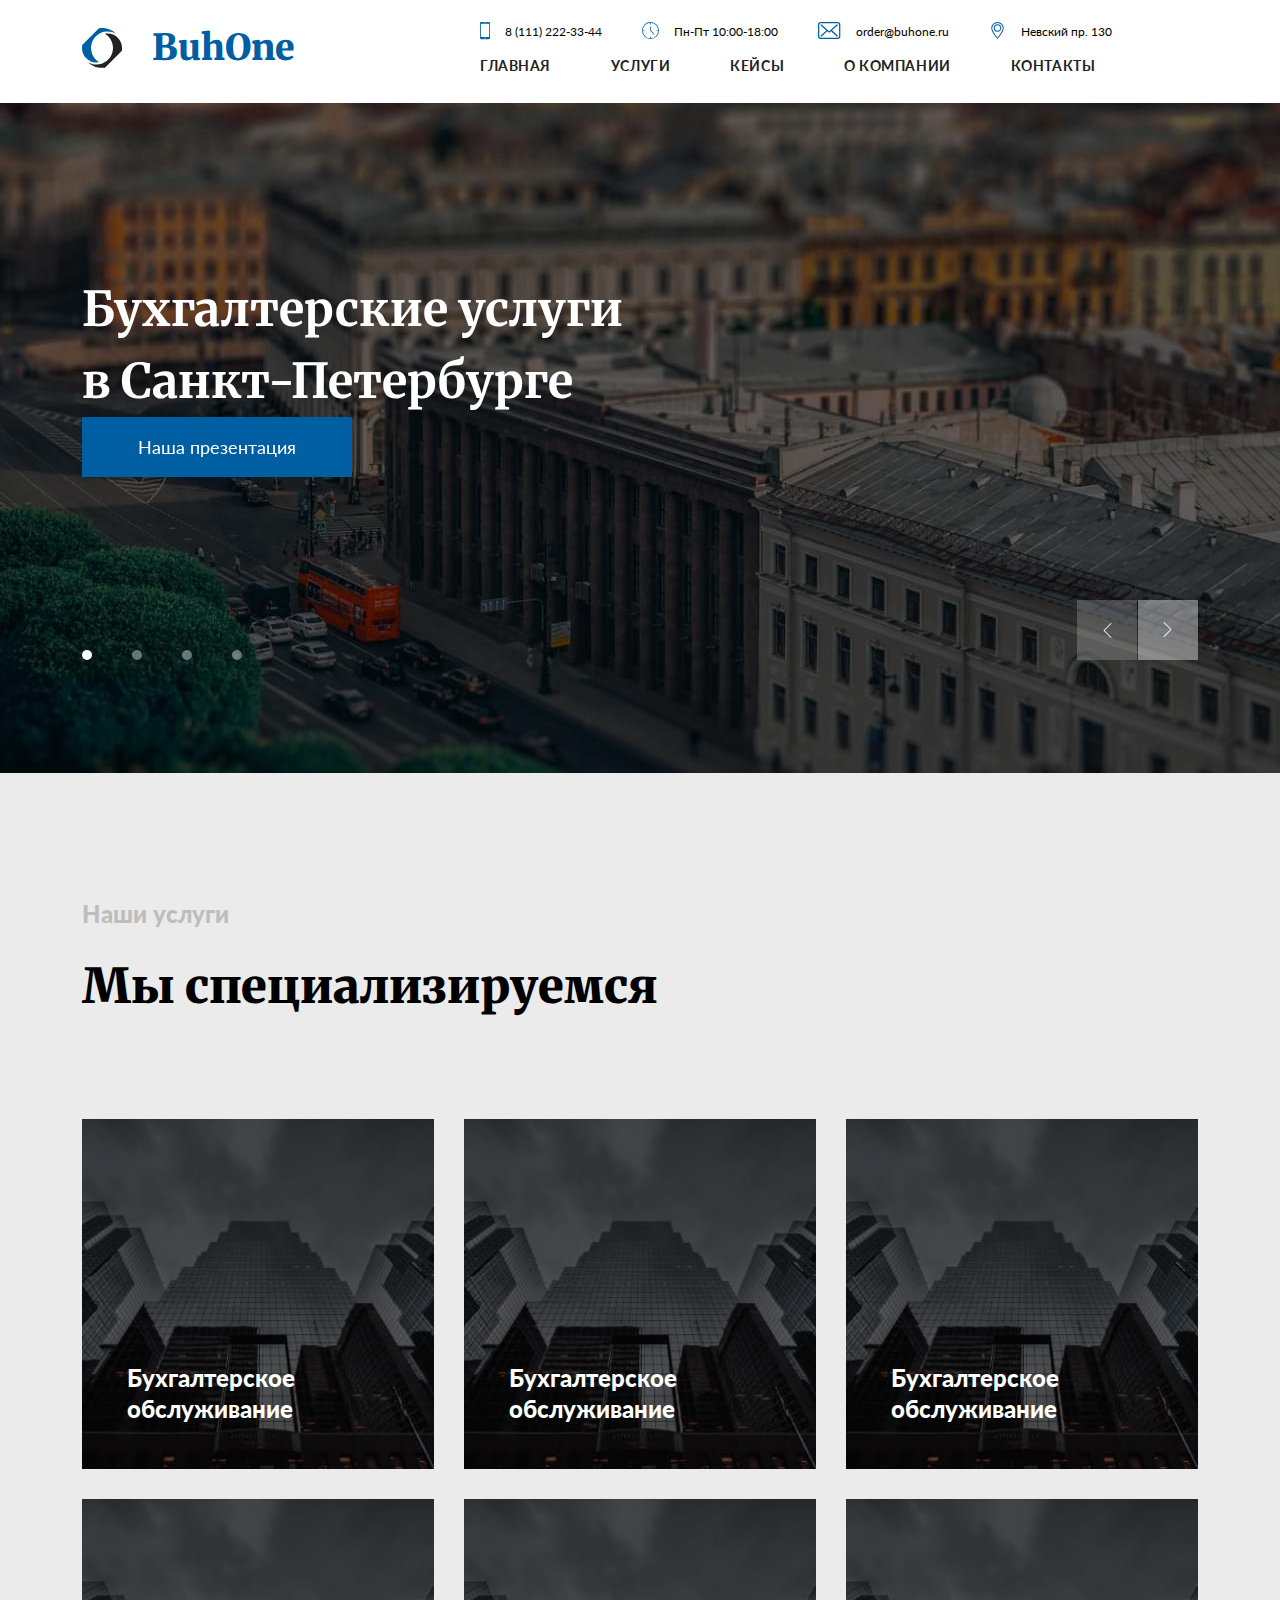
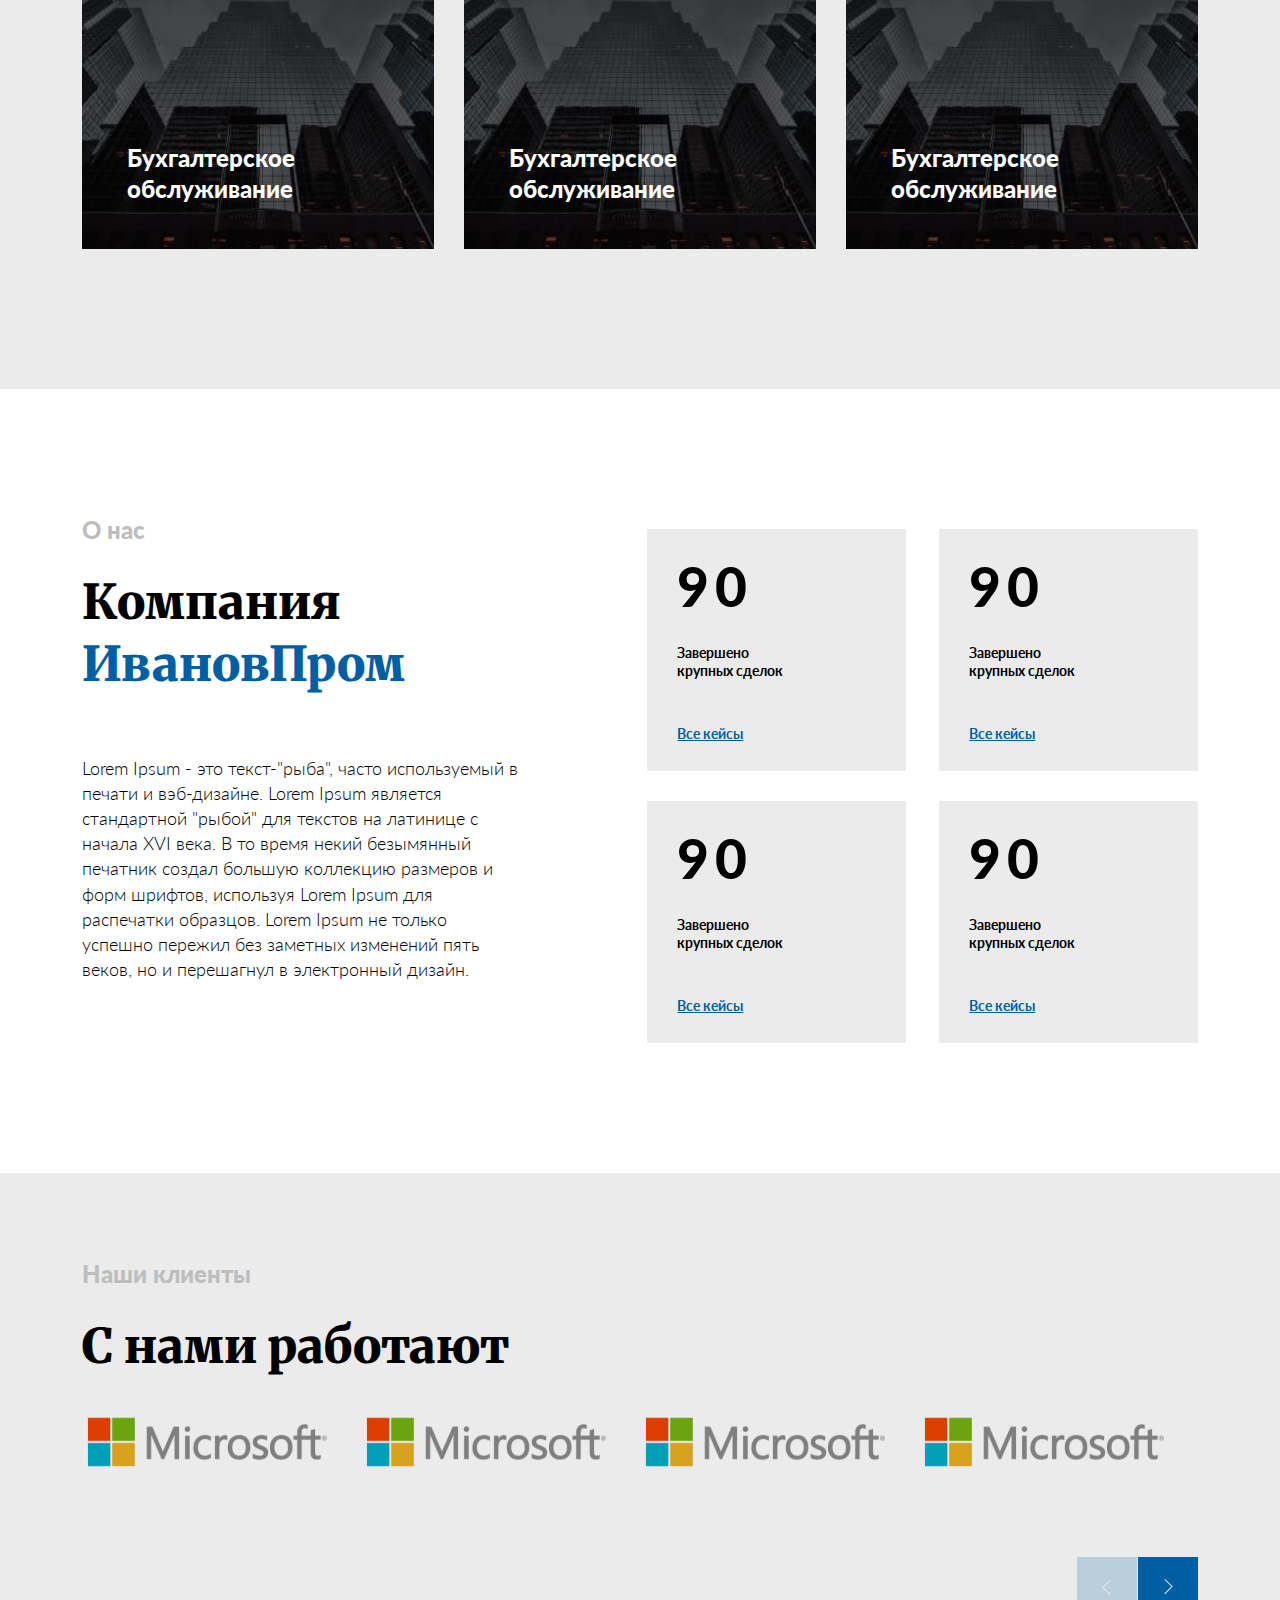
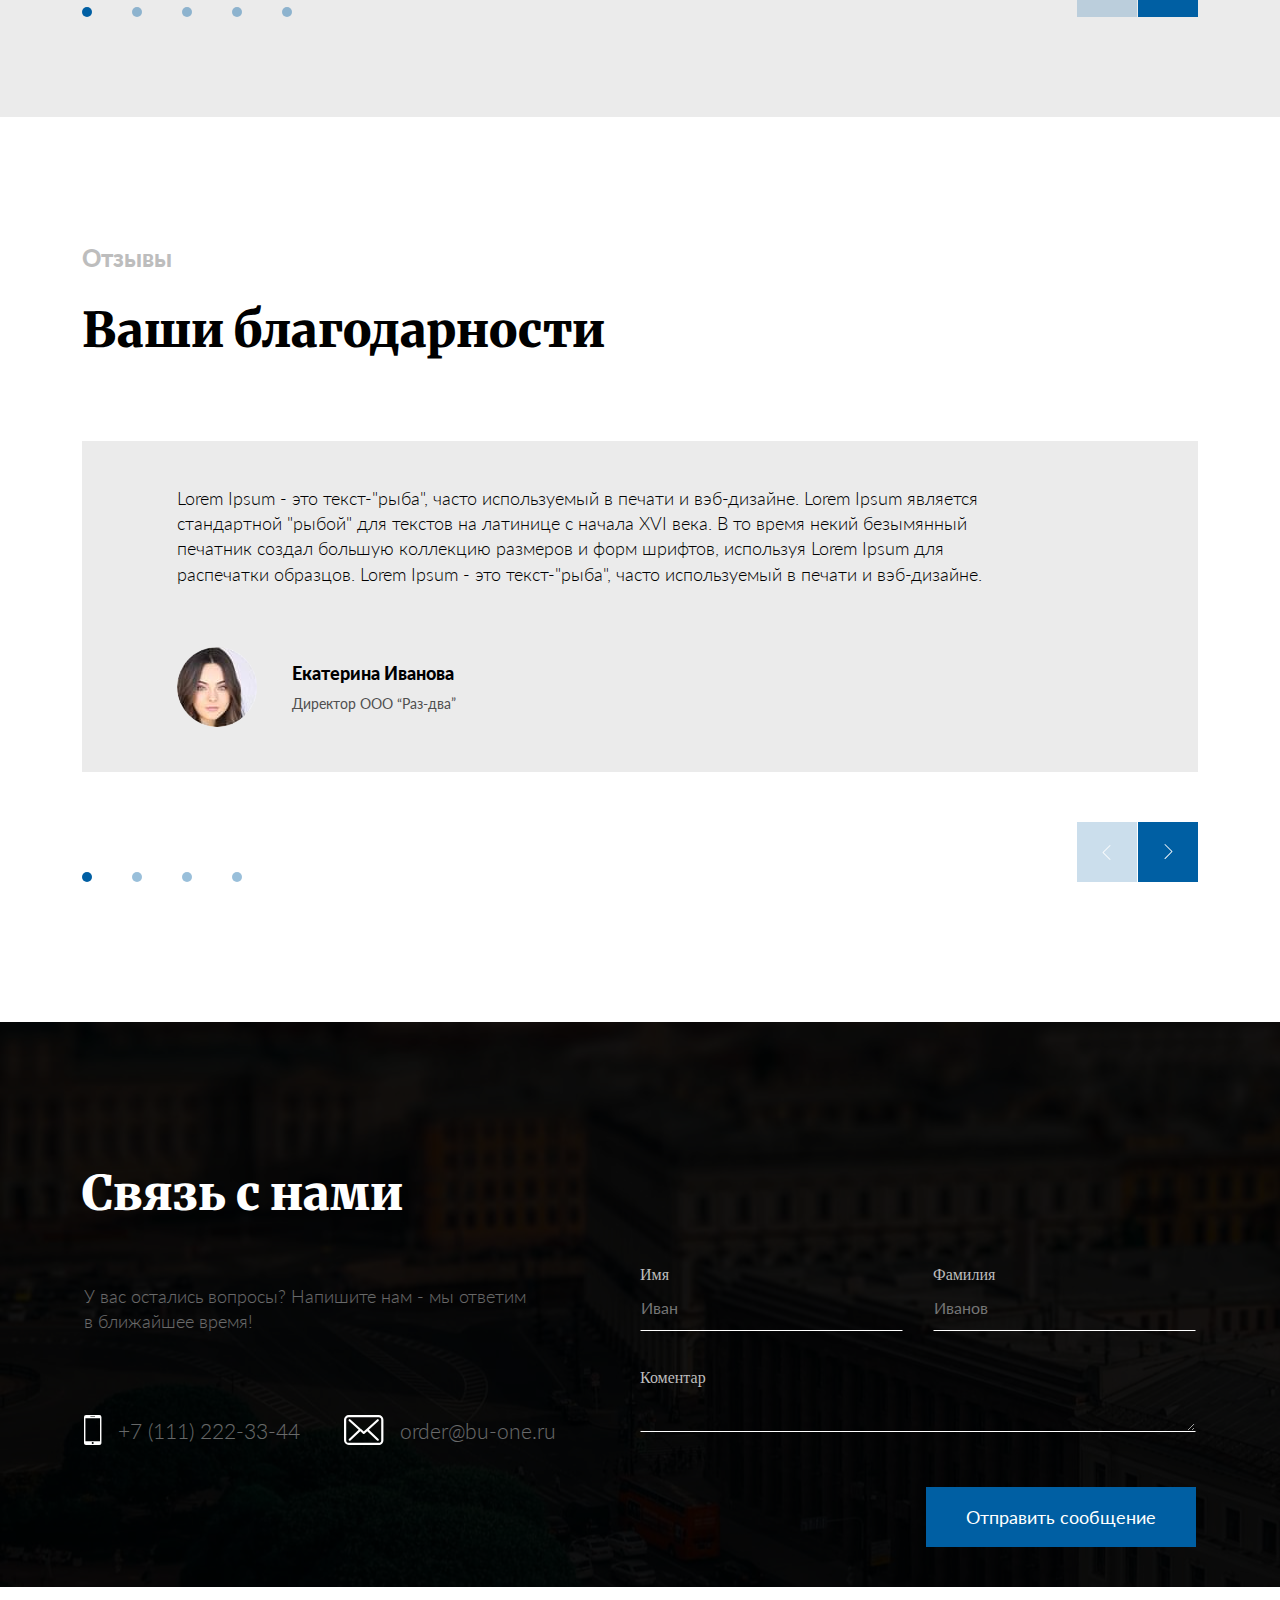
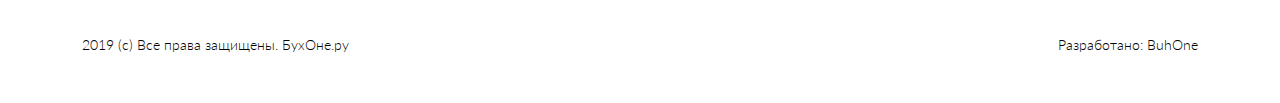
<file: Landing_1/index.html>
<!DOCTYPE html>
<html lang="en">

<head>
	<meta charset="UTF-8">
	<meta name="viewport" content="width=device-width, initial-scale=1.0">
	<link
		href="https://fonts.googleapis.com/css2?family=Lato:wght@300;400;900&family=Merriweather:wght@300;700;900&display=swap"
		rel="stylesheet">
	<link rel="stylesheet" href="css/slick.css">
	<link rel="stylesheet" href="css/style.min.css">

	<title>Document</title>
</head>

<body>
	<div class="wrapper">
		<!--header-->
		<header class="header">
			<div class="container">
				<div class="header__content">
					<a href="#" class="logo">
						<div class="logo__img">
							<img src="img/logo.svg" alt="">
						</div>
						<span class="logo__text">
							BuhOne
						</span>
					</a>
					<nav class="navbar">
						<div class="top-menu">
							<ul class="top__list">
								<li class="top__list__item">
									<div>
										<img src="img/phone.svg" alt="">
									</div>
									<p>
										8 (111) 222-33-44
									</p>
								</li>
								<li class="top__list__item">
									<div>
										<img src="img/clock.svg" alt="">
									</div>
									<p>
										Пн-Пт 10:00-18:00
									</p>
								</li>
								<li class="top__list__item">
									<div>
										<img src="img/mail.svg" alt="">
									</div>
									<p>
										order@buhone.ru
									</p>
								</li>
								<li class="top__list__item">
									<div>
										<img src="img/location.svg" alt="">
									</div>
									<p>
										Невский пр. 130
									</p>
								</li>
							</ul>
						</div>
						<div class="nav-menu">
							<ul class="menu__list">
								<li>
									<a href="" class="menu__list__item">
										ГЛавная
									</a>
								</li>
								<li>
									<a href="" class="menu__list__item">
										услуги
									</a>
								</li>
								<li>
									<a href="" class="menu__list__item">
										кейсы
									</a>
								</li>
								<li>
									<a href="" class="menu__list__item">
										о компании
									</a>
								</li>
								<li>
									<a href="" class="menu__list__item">
										контакты
									</a>
								</li>
							</ul>
						</div>
					</nav>
					<div class="burger-menu">
						<span></span>
					</div>
				</div>
			</div>
		</header>

		<!--header footer-->
		<!--banner-->
		<section class="banner ibg">
			<img src="img/banner.jpg" alt="">
			<div class="banner-slider">
				<div class="banner__item">
					<div class="banner__content container">
						<h1 class="banner__title">
							Бухгалтерские услуги<br> в Санкт-Петербурге
						</h1>
						<a href="#" class="btn banner__btn">
							Наша презентация
						</a>
					</div>
				</div>
				<div class="banner__item">
					<div class="banner__content container">
						<h1 class="banner__title">
							Бухгалтерские услуги<br> в Санкт-Петербурге
						</h1>
						<a href="#" class="btn banner__btn">
							Наша презентация
						</a>
					</div>
				</div>
				<div class="banner__item">
					<div class="banner__content container">
						<h1 class="banner__title">
							Бухгалтерские услуги<br> в Санкт-Петербурге
						</h1>
						<a href="#" class="btn banner__btn">
							Наша презентация
						</a>
					</div>
				</div>
				<div class="banner__item">
					<div class="banner__content container">
						<h1 class="banner__title">
							Бухгалтерские услуги<br> в Санкт-Петербурге
						</h1>
						<a href="#" class="btn banner__btn">
							Наша презентация
						</a>
					</div>
				</div>
			</div>
			<div class="banner-nav container">

			</div>
		</section>
		<!--banner end-->
		<!--services-->
		<section class="service">
			<div class="container">
				<p class="heading">Наши услуги</p>
				<h2 class="service__title title">Мы специализируемся</h2>
				<div class="service__wrapper">
					<a href="#" class="service__box ibg">
						<img src="img/img.jpg" alt="" class="service__img">
						<p class="service__line">Бухгалтерское <br>обслуживание</p>
					</a>
					<a href="#" class="service__box ibg">
						<p class="service__line">Бухгалтерское <br>обслуживание</p>
						<img src="img/img.jpg" alt="" class="service__img">
					</a>
					<a href="#" class="service__box ibg">
						<p class="service__line">Бухгалтерское <br>обслуживание</p>
						<img src="img/img.jpg" alt="" class="service__img">
					</a>
					<a href="#" class="service__box ibg">
						<p class="service__line">Бухгалтерское <br>обслуживание</p>
						<img src="img/img.jpg" alt="" class="service__img">
					</a>
					<a href="#" class="service__box ibg">
						<p class="service__line">Бухгалтерское <br>обслуживание</p>
						<img src="img/img.jpg" alt="" class="service__img">
					</a>
					<a href="#" class="service__box ibg">
						<p class="service__line">Бухгалтерское <br>обслуживание</p>
						<img src="img/img.jpg" alt="" class="service__img">
					</a>
				</div>

		</section>
		<!--services end-->
		<!--about us-->
		<section class="about">
			<div class="container">
				<div class="content-block">
					<div class="about__infoblock">
						<div class="heading">
							О нас
						</div>
						<div class="title">
							Компания<br> <span>ИвановПром</span>
						</div>
						<p class="text">
							Lorem Ipsum - это текст-"рыба", часто используемый в печати и вэб-дизайне. Lorem Ipsum является
							стандартной "рыбой" для текстов на латинице с начала XVI века. В то время некий безымянный печатник
							создал большую коллекцию размеров и форм шрифтов, используя Lorem Ipsum для распечатки образцов.
							Lorem Ipsum не только успешно пережил без заметных изменений пять веков, но и перешагнул в
							электронный дизайн.
						</p>
					</div>
					<div class="about__deals">
						<div class="deals__block">
							<h2 class="number">
								90
							</h2>
							<p class="text">
								Завершено<br> крупных сделок
							</p>
							<a href="#" class="deals__link">
								Все кейсы
							</a>
						</div>
						<div class="deals__block">
							<h2 class="number">
								90
							</h2>
							<p class="text">
								Завершено<br> крупных сделок
							</p>
							<a href="#" class="deals__link">
								Все кейсы
							</a>
						</div>
						<div class="deals__block">
							<h2 class="number">
								90
							</h2>
							<p class="text">
								Завершено<br> крупных сделок
							</p>
							<a href="#" class="deals__link">
								Все кейсы
							</a>
						</div>
						<div class="deals__block">
							<h2 class="number">
								90
							</h2>
							<p class="text">
								Завершено<br> крупных сделок
							</p>
							<a href="#" class="deals__link">
								Все кейсы
							</a>
						</div>
					</div>
				</div>
			</div>
		</section>
		<!--about us end-->
		<!--about us end-->
		<section class="partner">
			<div class="container">
				<p class="heading">Наши клиенты</p>
				<h2 class="title">С нами работают</h2>
			</div>
			<div class="partner__slider container">
				<div class="partner__content ">
					<div class="partner__img">
						<img src="img/logo-2.svg" alt="">
					</div>
				</div>
				<div class="partner__content ">
					<div class="partner__img">
						<img src="img/logo-2.svg" alt="">
					</div>
				</div>
				<div class="partner__content ">
					<div class="partner__img">
						<img src="img/logo-2.svg" alt="">
					</div>
				</div>
				<div class="partner__content ">
					<div class="partner__img">
						<img src="img/logo-2.svg" alt="">
					</div>
				</div>
				<div class="partner__content ">
					<div class="partner__img">
						<img src="img/logo-2.svg" alt="">
					</div>
				</div>
				<div class="partner__content ">
					<div class="partner__img">
						<img src="img/logo-2.svg" alt="">
					</div>
				</div>
				<div class="partner__content ">
					<div class="partner__img">
						<img src="img/logo-2.svg" alt="">
					</div>
				</div>
				<div class="partner__content ">
					<div class="partner__img">
						<img src="img/logo-2.svg" alt="">
					</div>
				</div>

			</div>
			<div class="slider-nav container">

			</div>
		</section>
		<!--about us end-->
		<!--review -->
		<section class="review slide-nav">
			<div class="container">
				<p class="heading">Отзывы</p>
				<h2 class="title">Ваши благодарности</h2>
			</div>
			<div class="review__slider container">
				<div class="review__content ">
					<p class="text">
						Lorem Ipsum - это текст-"рыба", часто используемый в печати и вэб-дизайне. Lorem Ipsum является
						стандартной "рыбой" для текстов на латинице с начала XVI века. В то время некий безымянный печатник
						создал большую коллекцию размеров и форм шрифтов, используя Lorem Ipsum для распечатки образцов. Lorem
						Ipsum - это текст-"рыба", часто используемый в печати и вэб-дизайне.
					</p>
					<div class="username">
						<div class="user-img">
							<img src="img/user.jpg" alt="">
						</div>
						<div>
							<p class="name">
								Екатерина Иванова
							</p>
							<p class="job">
								Директор ООО “Раз-два”
							</p>
						</div>
					</div>
				</div>
				<div class="review__content ">
					<p class="text">
						Lorem Ipsum - это текст-"рыба", часто используемый в печати и вэб-дизайне. Lorem Ipsum является
						стандартной "рыбой" для текстов на латинице с начала XVI века. В то время некий безымянный печатник
						создал большую коллекцию размеров и форм шрифтов, используя Lorem Ipsum для распечатки образцов. Lorem
						Ipsum - это текст-"рыба", часто используемый в печати и вэб-дизайне.
					</p>
					<div class="username">
						<div class="user-img">
							<img src="img/user.jpg" alt="">
						</div>
						<div>
							<p class="name">
								Екатерина Иванова
							</p>
							<p class="job">
								Директор ООО “Раз-два”
							</p>
						</div>
					</div>
				</div>
				<div class="review__content ">
					<p class="text">
						Lorem Ipsum - это текст-"рыба", часто используемый в печати и вэб-дизайне. Lorem Ipsum является
						стандартной "рыбой" для текстов на латинице с начала XVI века. В то время некий безымянный печатник
						создал большую коллекцию размеров и форм шрифтов, используя Lorem Ipsum для распечатки образцов. Lorem
						Ipsum - это текст-"рыба", часто используемый в печати и вэб-дизайне.
					</p>
					<div class="username">
						<div class="user-img">
							<img src="img/user.jpg" alt="">
						</div>
						<div>
							<p class="name">
								Екатерина Иванова
							</p>
							<p class="job">
								Директор ООО “Раз-два”
							</p>
						</div>
					</div>
				</div>
				<div class="review__content ">
					<p class="text">
						Lorem Ipsum - это текст-"рыба", часто используемый в печати и вэб-дизайне. Lorem Ipsum является
						стандартной "рыбой" для текстов на латинице с начала XVI века. В то время некий безымянный печатник
						создал большую коллекцию размеров и форм шрифтов, используя Lorem Ipsum для распечатки образцов. Lorem
						Ipsum - это текст-"рыба", часто используемый в печати и вэб-дизайне.
					</p>
					<div class="username">
						<div class="user-img">
							<img src="img/user.jpg" alt="">
						</div>
						<div>
							<p class="name">
								Екатерина Иванова
							</p>
							<p class="job">
								Директор ООО “Раз-два”
							</p>
						</div>
					</div>
				</div>
			</div>
			<div class="review-nav container">

			</div>
		</section>
		<!--review end-->
		<!--callback -->
		<section class="callback">
			<div class="container">
				<h2 class="title">
					Связь с нами
				</h2>
				<div class="callback__content">
					<div class="callback__block">
						<p class="text">
							У вас остались вопросы? Напишите нам - мы ответим<br> в ближайшее время!
						</p>
						<div>
							<div class="phone">
								<img src="img/phone-2.svg" alt="">
								<p>
									+7 (111) 222-33-44
								</p>
							</div>
							<div class="mail">
								<img src="img/mail-2.svg" alt="">
								<p>
									order@bu-one.ru
								</p>
							</div>
						</div>
					</div>
					<div class="callback__block">
						<div class="input__form">
							<p class="form__field form__field-1">
								<input name="text" type="text" class="name-input" placeholder="Иван">
								<span class="form__label">
									Имя
								</span>
							</p>
							<p class="form__field form__field-2">
								<input name="text" type="text" class="name-input" placeholder="Иванов">
								<span class="form__label">
									Фамилия
								</span>
							</p>
						</div>
						<div>
							<p class="form__field form__field-3">
								<span class="form__label">
									Коментар
								</span>
								<textarea name="text" class="comment" placeholder="Ваше сообщение">
							</textarea>
							</p>
						</div>
						<a href="#" class="btn cb__btn">
							Отправить сообщение
						</a>
					</div>
				</div>

			</div>
		</section>
		<!--callback end-->
		<!--footer-->
		<footer class="footer">
			<div class="container">
				<div class="footer__container">
					<p class="rights">
						2019 (с) Все права защищены. БухОне.ру
					</p>
					<p class="author">
						Разработано: BuhOne
					</p>
				</div>
			</div>
		</footer>
		<!--footer end-->
	</div>
</body>



<script src="https://ajax.googleapis.com/ajax/libs/jquery/3.4.1/jquery.min.js"></script>
<script src="js/slick.min.js"></script>
<script src="js/script.min.js"></script>

</html>
</file>
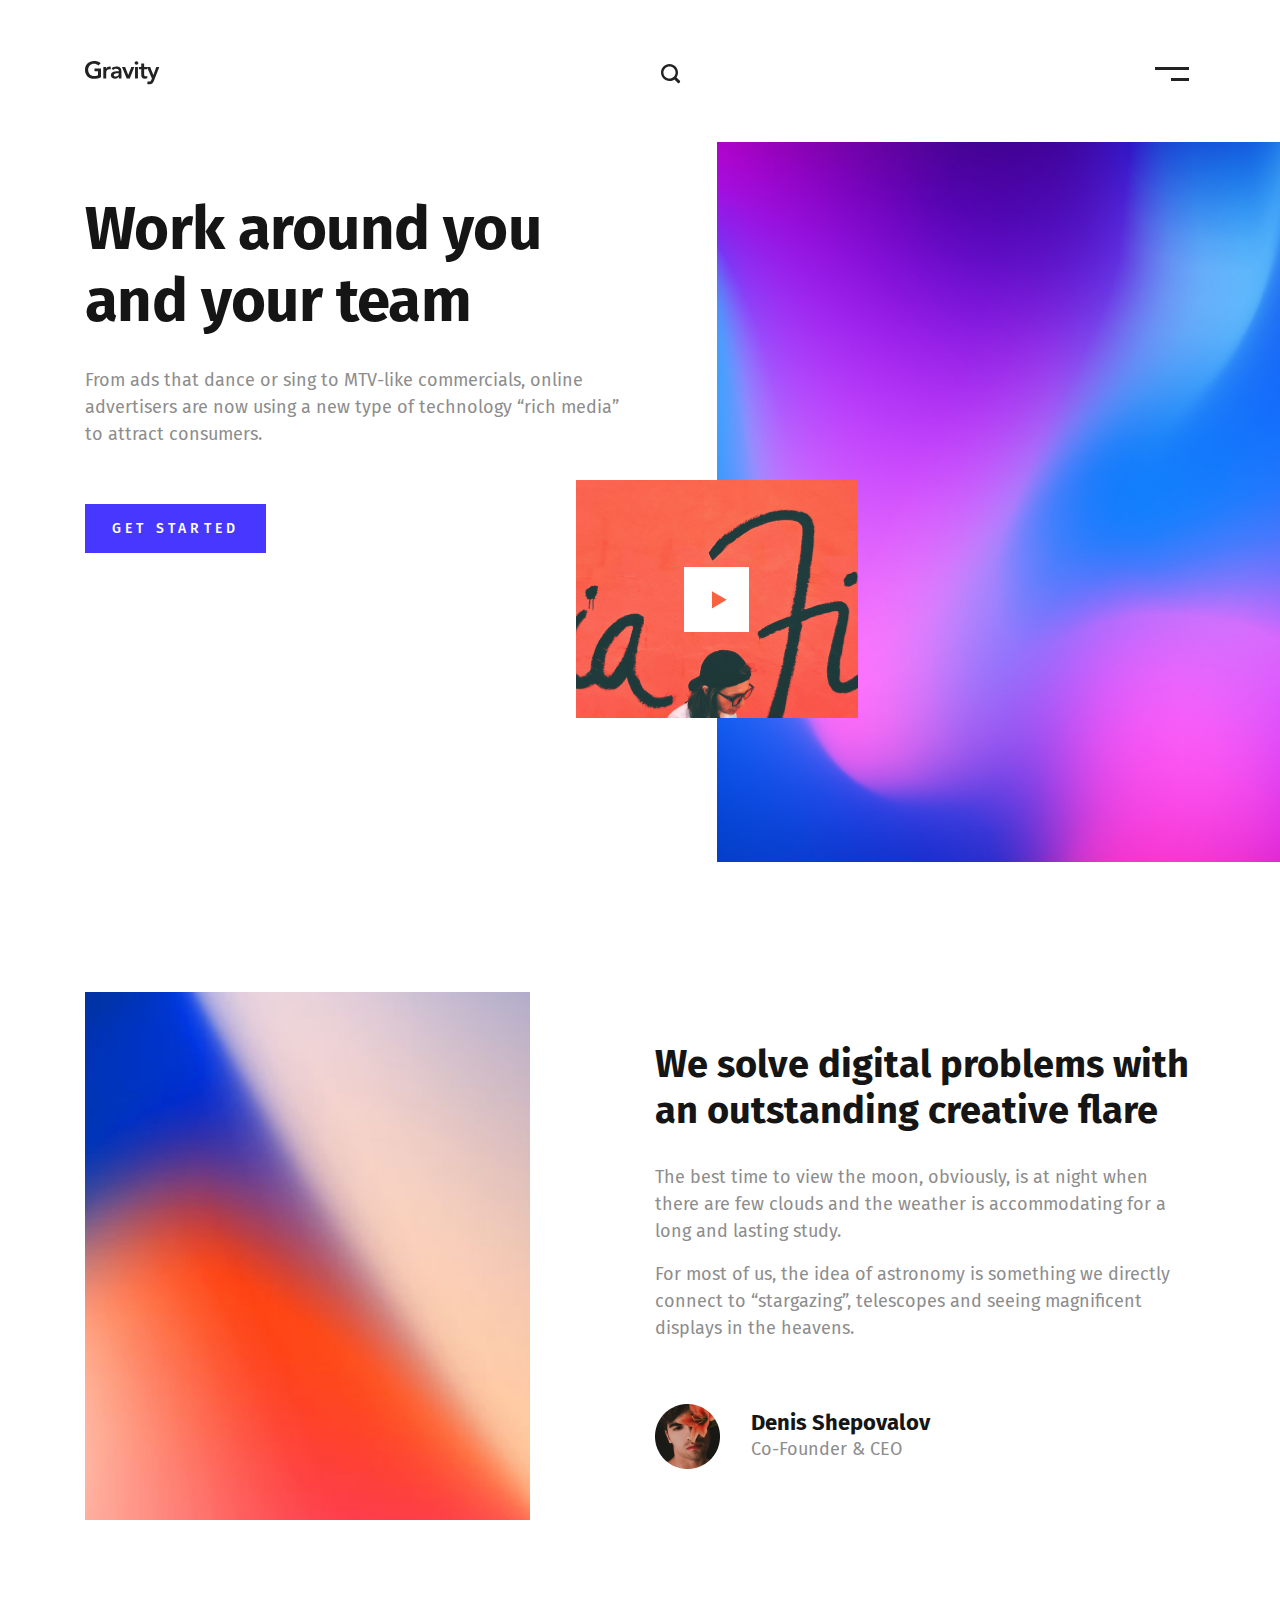
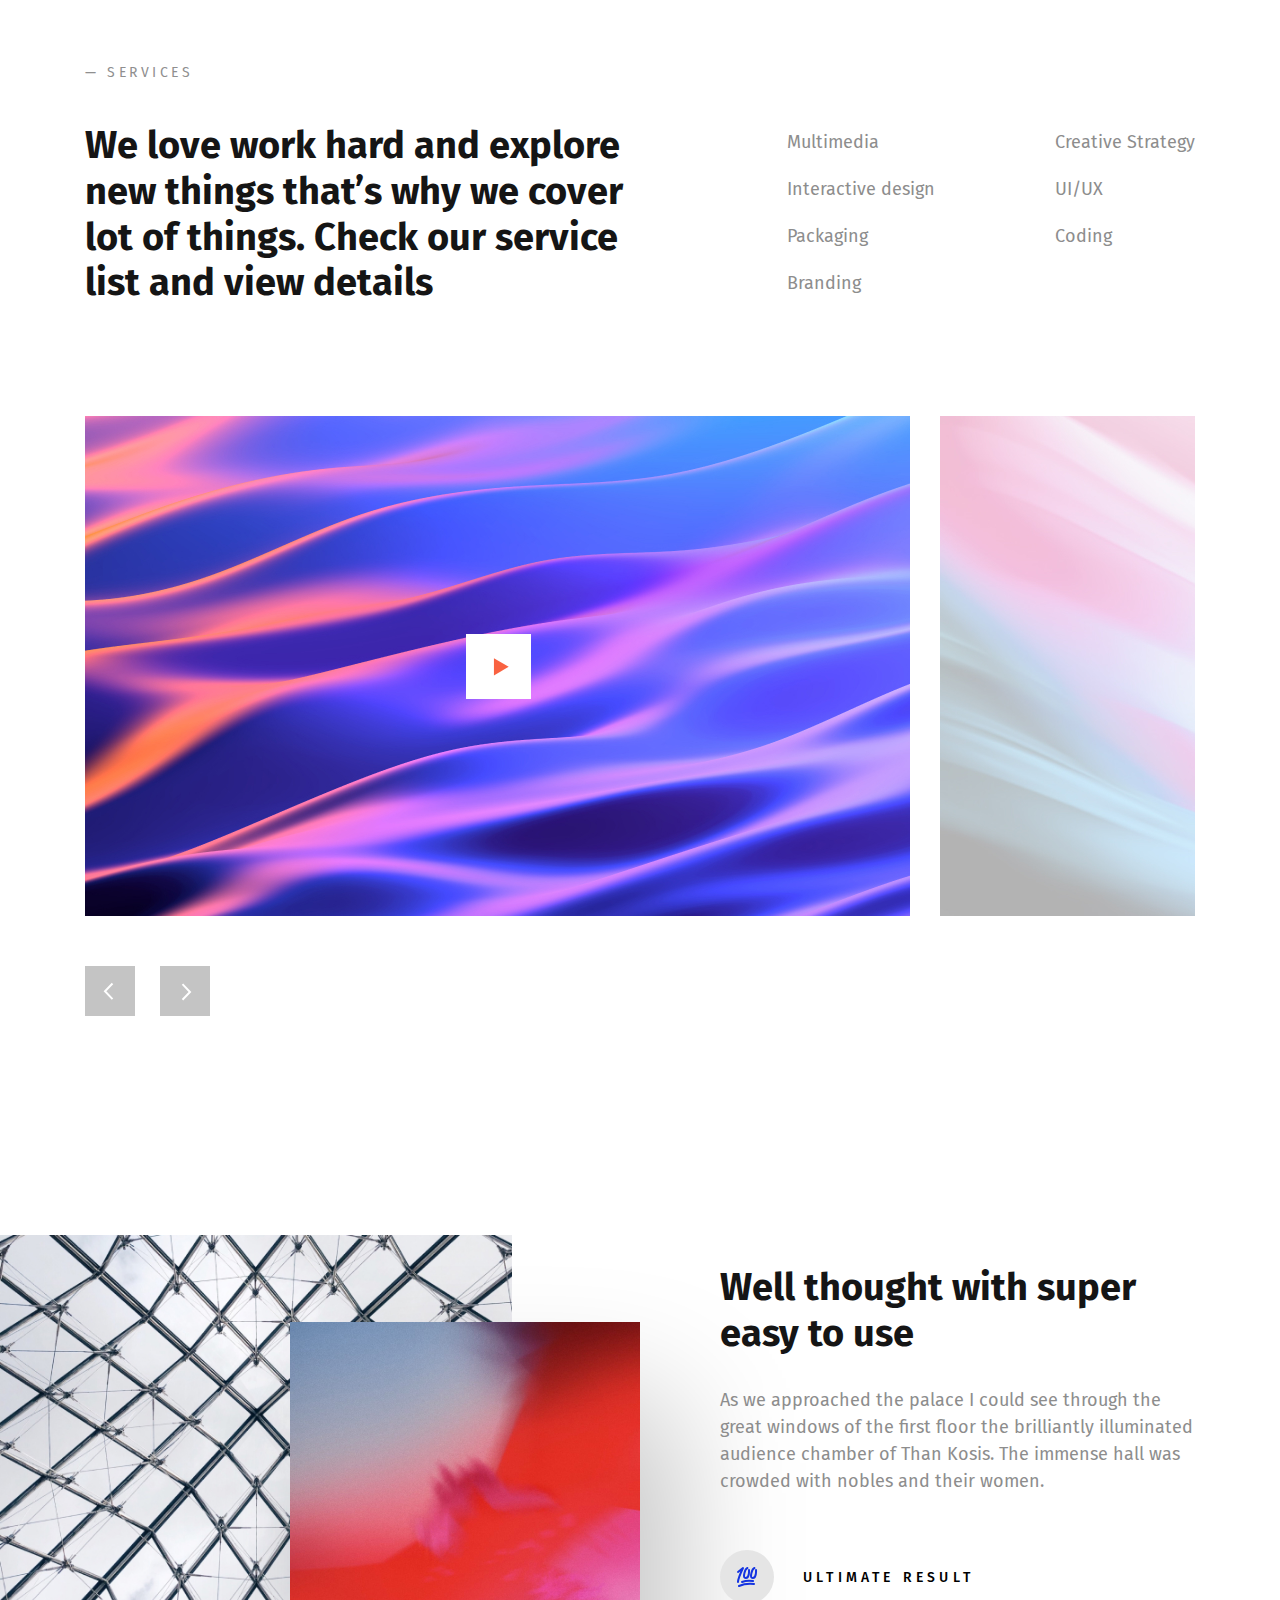
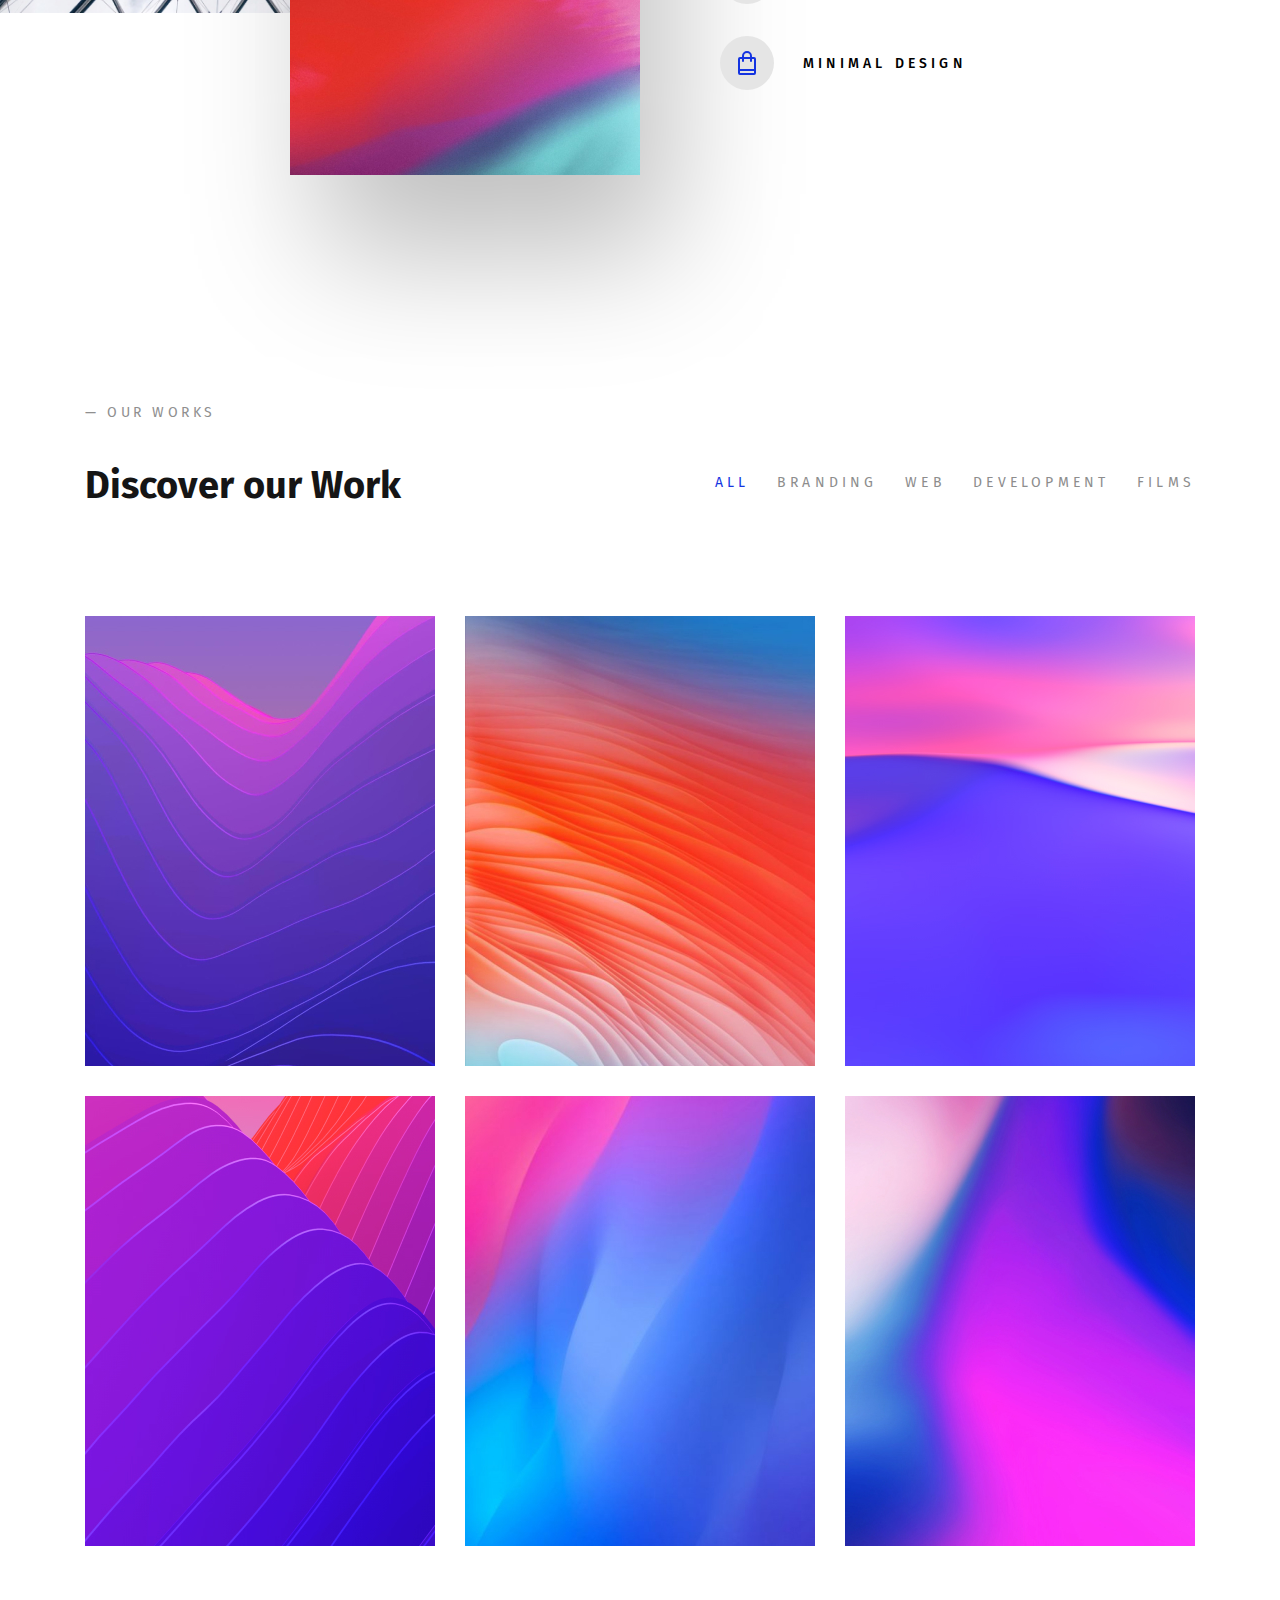
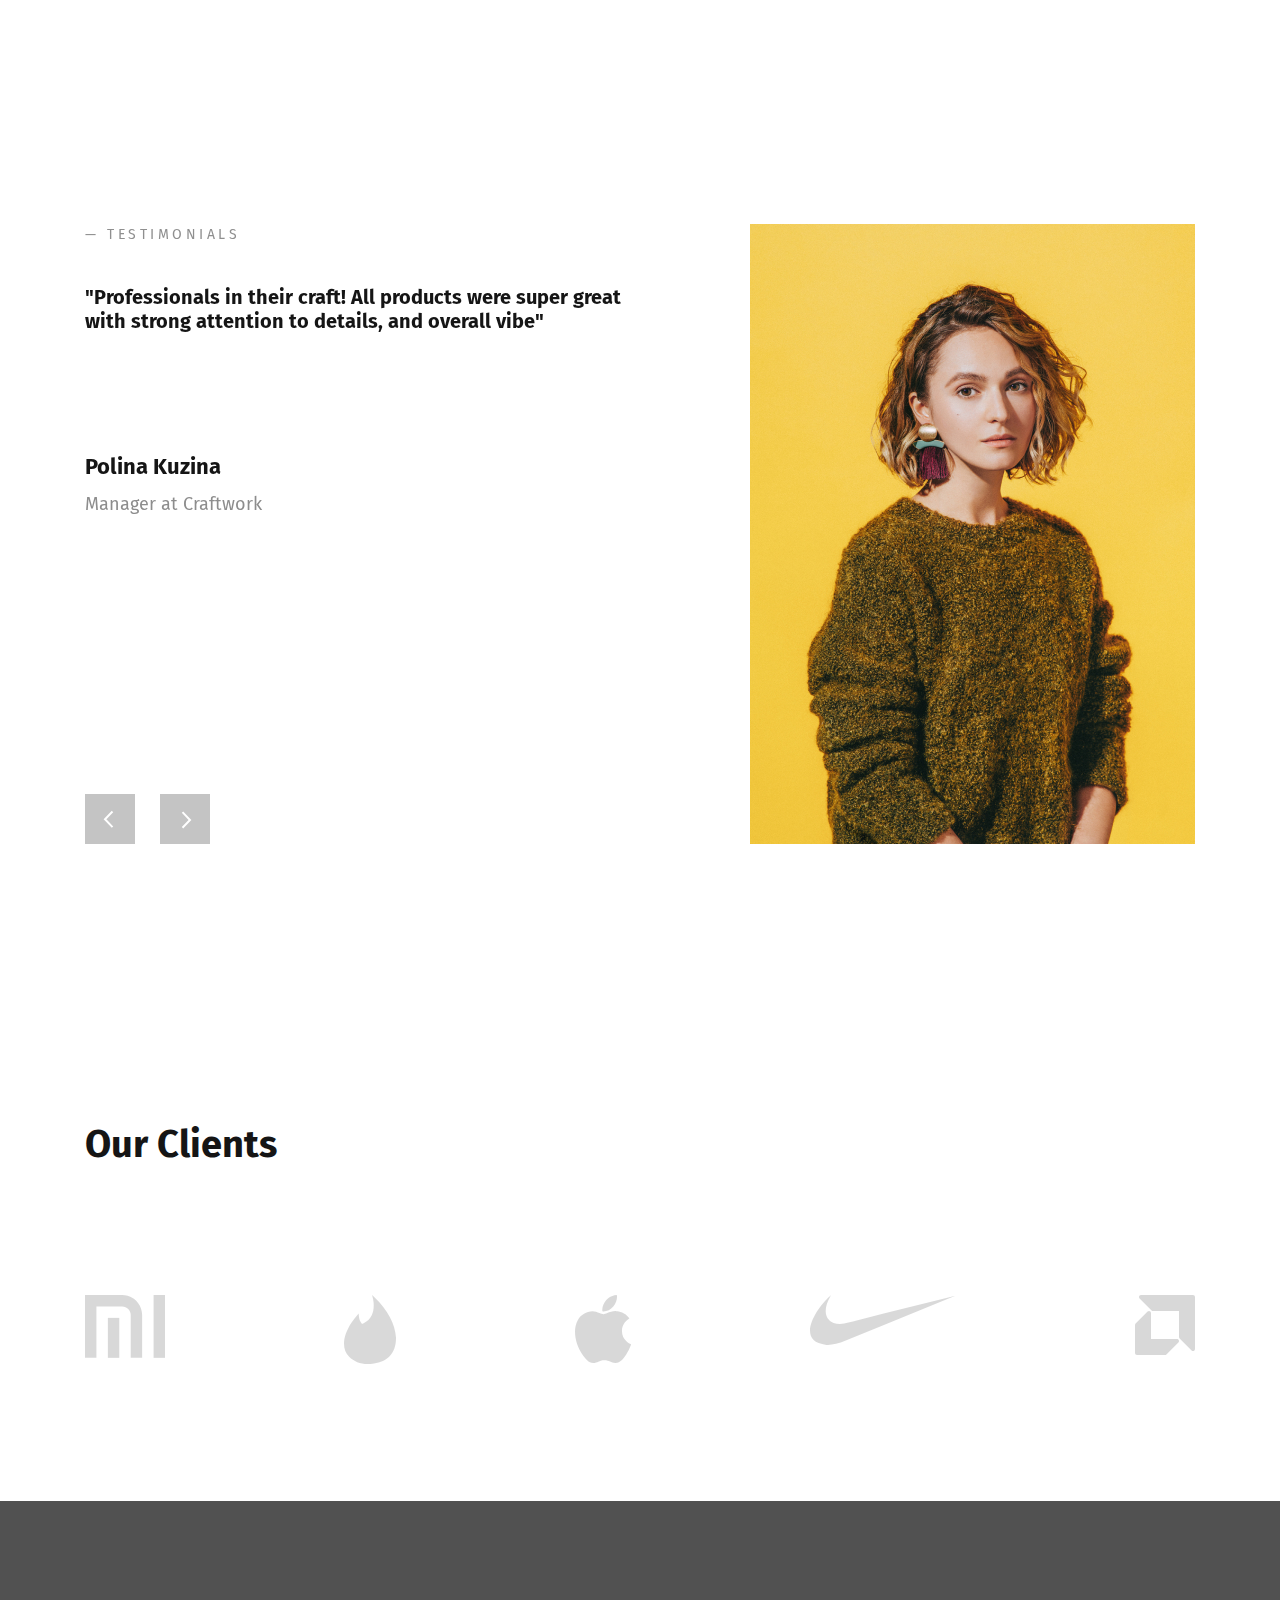
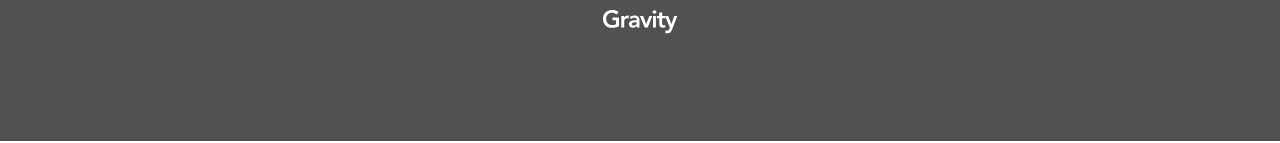
<file: Landing_2/index.html>
<!DOCTYPE html>
<html lang="en">
<head>
	<meta charset="UTF-8">
	<title>Gravity</title>
	<meta name="viewport" content="width=device-width, initial-scale=1, shrink-to-fit=no">
	<link href="https://fonts.googleapis.com/css?family=Fira+Sans:400,500,700&display=swap" rel="stylesheet">
	<link rel="stylesheet" href="css/bootstrap.min.css">
	<link rel="stylesheet" href="css/owl.carousel.min.css">
	<link rel="stylesheet" href="css/owl.theme.default.min.css">
	<link rel="stylesheet" href="css/main.css">
</head>
<body>
	<header class="header">
		<div class="nav">
			<div class="container">
				<div class="row">
					<div class="col-4 col-md-4">
						<img src="img/logo.svg" alt="Gravity" class="logo">
					</div>
					<div class="col-4 offset-md-2 col-md-3">
						<button class="search">
							<img src="img/search.svg" alt="Search for materials">
						</button>
					</div>
					<div class="col-4 col-md-3">
						<button class="menu ml-auto">
							<img src="img/menu.svg" alt="Menu Gravity">
						</button>
					</div>
				</div>
			</div>
		</div>
		<div class="offer">
			<div class="container">
				<div class="row">
					<div class="col-md-6 vh-dependent">
						<div class="offer-cont">
							<h1 class="offer-cont__title">
								Work around you and your team
							</h1>
							<p class="offer-cont__text">
								From ads that dance or sing to MTV-like commercials, online advertisers are now using a new type of technology “rich media” to attract consumers.
							</p>
							<button class="offer-cont__btn btn">
								Get started
							</button>
						</div>
					</div>
					<div class="col-md-6 be-static vh-dependent">
						<div class="hero">
							<a href="#" class="video">
							</a>
						</div>
					</div>
				</div>
			</div>
		</div>
	</header>
	<section class="problems">
		<div class="container">
			<div class="row">
				<div class="col-md-5">
					<img src="img/img2.jpg" alt="Poster" class="poster img-fluid">
				</div>
				<div class="col-md-6 ml-auto d-flex align-items-center">
					<div class="about">
						<h2 class="about__title">
							We solve digital problems with an outstanding creative flare
						</h2>
						<p class="about__text">
							The best time to view the moon, obviously, is at night when there are few clouds and the weather is accommodating for a long and lasting study.
						</p>
						<p class="about__text">
							For most of us, the idea of astronomy is something we directly connect to “stargazing”, telescopes and seeing magnificent displays in the heavens.
						</p>
						<div class="about__author">
							<h4 class="about__name">
								Denis Shepovalov
							</h4>
							<p class="about__dop">
								Co-Founder & CEO
							</p>
						</div>
					</div>
				</div>
			</div>
		</div>
	</section>
	<section class="services">
		<div class="container">
			<div class="row">
				<div class="col-md-6">
					<div class="section-title">
						<p class="section-title__label">
							— Services
						</p>
						<h2 class="section-title__heading">
							We love work hard and explore new things that’s why we cover lot of things. Check our service list and view details
						</h2>
					</div>
				</div>
				<div class="col-md-5 ml-auto d-flex justify-content-between">
					<ul class="serv-list serv-list_left">
						<li class="serv-list__item">
							Multimedia
						</li>
						<li class="serv-list__item">
							Interactive design
						</li>
						<li class="serv-list__item">
							Packaging
						</li>
						<li class="serv-list__item">
							Branding
						</li>
					</ul>
					<ul class="serv-list serv-list_right">
						<li class="serv-list__item">
							Creative Strategy
						</li>
						<li class="serv-list__item">
							UI/UX 
						</li>
						<li class="serv-list__item">
							Coding
						</li>
					</ul>
				</div>
			</div>
			<div class="row">
				<div class="col">
					<div class="owl-carousel owl-theme works-carousel">
					    <div class="item">
					    	<img src="img/img3.jpg" alt="Work">
					    	<span class="owl-carousel__play"></span>
					    </div>
					   	<div class="item">
					    	<img src="img/img4.jpg" alt="Work">
					    	<span class="owl-carousel__play"></span>
					    </div>
					    <div class="item">
					    	<img src="img/img3.jpg" alt="Work">
					    	<span class="owl-carousel__play"></span>
					    </div>
					   	<div class="item">
					    	<img src="img/img4.jpg" alt="Work">
					    	<span class="owl-carousel__play"></span>
					    </div>
					</div>
				</div>
			</div>
		</div>
	</section>
	<section class="result">
		<div class="container">
			<div class="row">
				<div class="col-md-6 be-static">
					<div class="collage">
						<img src="img/img5.jpg" alt="Work">
					</div>
				</div>
				<div class="col-md-6">
					<div class="easy">
						<h2 class="easy__title">
							Well thought with super easy to use
						</h2>
						<p class="easy__text">
							As we approached the palace I could see through the great windows of the first floor the brilliantly illuminated audience chamber of Than Kosis. The immense hall was crowded with nobles and their women.
						</p>
						<div class="easy__point easy__point_first">
							Ultimate Result
						</div>
						<div class="easy__point easy__point_second">
							Minimal Design
						</div>
					</div>
				</div>
			</div>
		</div>
	</section>
	<section class="works tabs">
		<div class="container">
			<div class="row">
				<div class="col-md-6">
					<div class="section-title">
						<p class="section-title__label">
							— Our works
						</p>
						<h2 class="section-title__heading">
							Discover our Work
						</h2>
					</div>
				</div>
				<div class="col-12 col-xl-6">
					<ul class="work-tabs d-flex justify-content-between tabs__caption">
						<li class="work-tabs__item active">
							<a href="#">
								All
							</a>
						</li>
						<li class="work-tabs__item">
							<a href="#">
								Branding
							</a>
						</li>
						<li class="work-tabs__item">
							<a href="#">
								Web
							</a>
						</li>
						<li class="work-tabs__item">
							<a href="#">
								Development
							</a>
						</li>
						<li class="work-tabs__item">
							<a href="#">
								Films
							</a>
						</li>
					</ul>
				</div>
			</div>
			<div class="row">
				<div class="col">
					<div class="works-wrap d-flex justify-content-between tabs__content active">
						<a href="#" class="works-wrap__item">
							<img src="img/img7.jpg" alt="Work">
						</a>
						<a href="#" class="works-wrap__item">
							<img src="img/img8.jpg" alt="Work">
						</a>
						<a href="#" class="works-wrap__item">
							<img src="img/img9.jpg" alt="Work">
						</a>
						<a href="#" class="works-wrap__item">
							<img src="img/img10.jpg" alt="Work">
						</a>
						<a href="#" class="works-wrap__item">
							<img src="img/img11.jpg" alt="Work">
						</a>
						<a href="#" class="works-wrap__item">
							<img src="img/img12.jpg" alt="Work">
						</a>
					</div>

					<div class="works-wrap d-flex justify-content-between tabs__content">
						<a href="#" class="works-wrap__item">
							<img src="img/img12.jpg" alt="Work">
						</a>
						<a href="#" class="works-wrap__item">
							<img src="img/img11.jpg" alt="Work">
						</a>
						<a href="#" class="works-wrap__item">
							<img src="img/img10.jpg" alt="Work">
						</a>
						<a href="#" class="works-wrap__item">
							<img src="img/img9.jpg" alt="Work">
						</a>
						<a href="#" class="works-wrap__item">
							<img src="img/img8.jpg" alt="Work">
						</a>
						<a href="#" class="works-wrap__item">
							<img src="img/img7.jpg" alt="Work">
						</a>
					</div>

					<div class="works-wrap d-flex justify-content-between tabs__content">
						<a href="#" class="works-wrap__item">
							<img src="img/img8.jpg" alt="Work">
						</a>
						<a href="#" class="works-wrap__item">
							<img src="img/img12.jpg" alt="Work">
						</a>
						<a href="#" class="works-wrap__item">
							<img src="img/img10.jpg" alt="Work">
						</a>
						<a href="#" class="works-wrap__item">
							<img src="img/img11.jpg" alt="Work">
						</a>
						<a href="#" class="works-wrap__item">
							<img src="img/img7.jpg" alt="Work">
						</a>
						<a href="#" class="works-wrap__item">
							<img src="img/img9.jpg" alt="Work">
						</a>
					</div>

					<div class="works-wrap d-flex justify-content-between tabs__content">
						<a href="#" class="works-wrap__item">
							<img src="img/img12.jpg" alt="Work">
						</a>
						<a href="#" class="works-wrap__item">
							<img src="img/img11.jpg" alt="Work">
						</a>
						<a href="#" class="works-wrap__item">
							<img src="img/img10.jpg" alt="Work">
						</a>
						<a href="#" class="works-wrap__item">
							<img src="img/img9.jpg" alt="Work">
						</a>
						<a href="#" class="works-wrap__item">
							<img src="img/img8.jpg" alt="Work">
						</a>
						<a href="#" class="works-wrap__item">
							<img src="img/img7.jpg" alt="Work">
						</a>
					</div>

					<div class="works-wrap d-flex justify-content-between tabs__content">
						<a href="#" class="works-wrap__item">
							<img src="img/img11.jpg" alt="Work">
						</a>
						<a href="#" class="works-wrap__item">
							<img src="img/img12.jpg" alt="Work">
						</a>
						<a href="#" class="works-wrap__item">
							<img src="img/img8.jpg" alt="Work">
						</a>
						<a href="#" class="works-wrap__item">
							<img src="img/img9.jpg" alt="Work">
						</a>
						<a href="#" class="works-wrap__item">
							<img src="img/img7.jpg" alt="Work">
						</a>
						<a href="#" class="works-wrap__item">
							<img src="img/img10.jpg" alt="Work">
						</a>
					</div>
				</div>
			</div>
		</div>
	</section> 
	<section class="testimonials">
		<div class="container">
			<div class="owl-carousel contributor-carousel">
				<!-- One slide -->
				<div class="row">
					<div class="col-md-6">
						<div class="section-title">
							<p class="section-title__label">
								— Testimonials
							</p>
							<h2 class="section-title__heading section-title__heading_review">
								"Professionals in their craft! All products were super great with strong attention to details, and overall vibe"
							</h2>
							<div class="contributor">
								<h3 class="contributor__title">
									Polina Kuzina
								</h3>
								<p class="contributor__desc">
									Manager at Craftwork
								</p>
							</div>
						</div>
					</div>
					<div class="col-md-5 ml-auto">
						<img src="img/photo.jpg" alt="Polina Kuzina" class="cont-photo img-fluid">
					</div>
				</div>
				<!-- One slide -->
				<div class="row">
					<div class="col-md-6">
						<div class="section-title">
							<p class="section-title__label">
								— Testimonials
							</p>
							<h2 class="section-title__heading section-title__heading_review">
								"Professionals in their craft! All products were super great with strong attention to details, and overall vibe"
							</h2>
							<div class="contributor">
								<h3 class="contributor__title">
									Polina Kuzina
								</h3>
								<p class="contributor__desc">
									Manager at Craftwork
								</p>
							</div>
						</div>
					</div>
					<div class="col-md-5 ml-auto">
						<img src="img/photo.jpg" alt="Polina Kuzina" class="cont-photo img-responsive">
					</div>
				</div>
			</div>
		</div>
	</section>
	<section class="clients">
		<div class="container">
			<div class="row">
				<div class="col-md-6">
					<div class="section-title">
						<h2 class="section-title__heading">
							Our Clients
						</h2>
					</div>
				</div>
			</div>
			<div class="row">
				<div class="col">
					<div class="clients-row d-flex justify-content-between">
						<a href="#" class="clients-row__item">
							<img src="img/xiaomi.svg" alt="Xiaomi">
						</a>
						<a href="#" class="clients-row__item">
							<img src="img/tinder.svg" alt="Tinder">
						</a>
						<a href="#" class="clients-row__item">
							<img src="img/apple.svg" alt="Apple">
						</a>
						<a href="#" class="clients-row__item">
							<img src="img/nike.svg" alt="Nike">
						</a>
						<a href="#" class="clients-row__item">
							<img src="img/amd.svg" alt="AMD">
						</a>
					</div>
				</div>
			</div>
		</div>
	</section>
	<footer class="footer">
		<div class="container">
			<div class="row">
				<div class="col d-flex justify-content-center">
					<img class="footer-logo" src="img/logo-footer.svg" alt="Gravity">
				</div>
			</div>
		</div>
	</footer>


	<script src="js/jquery-3.4.1.min.js"></script>
	<script src="js/owl.carousel.min.js"></script>
	<script src="js/main.js"></script>
</body>
</html>
</file>
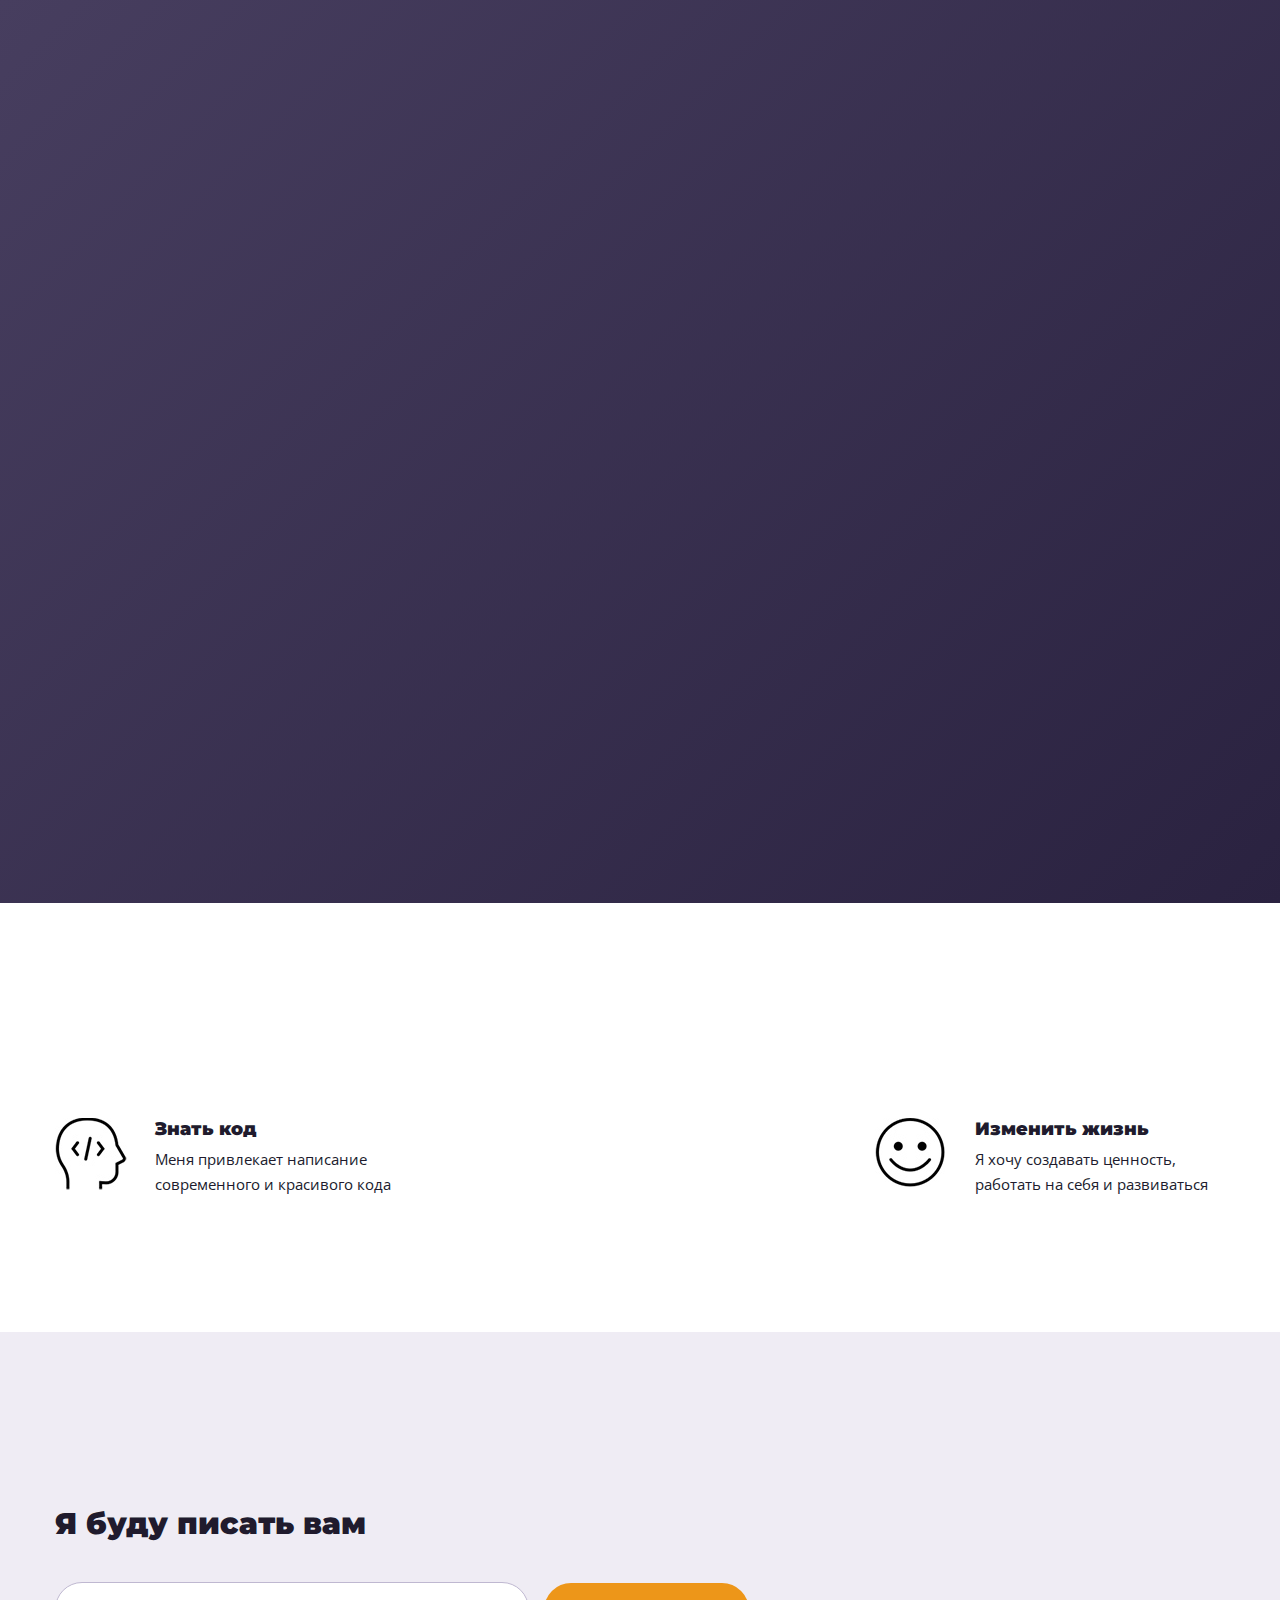
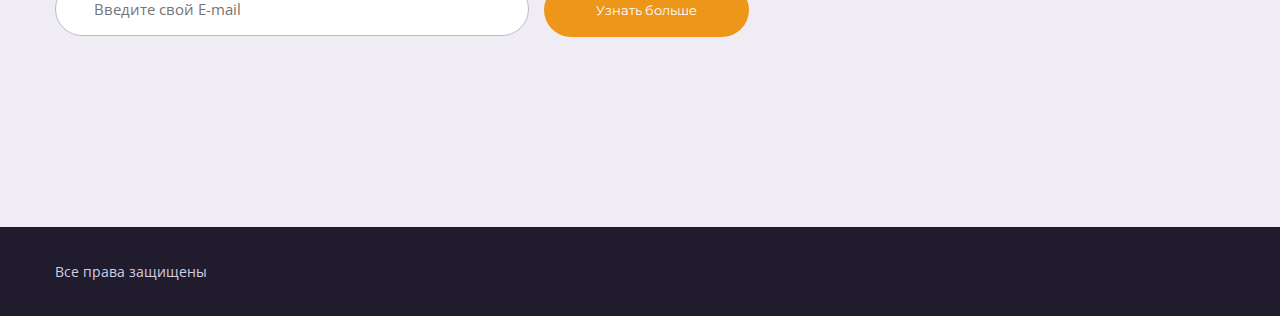
<file: ShortPage/index.html>
<!DOCTYPE html>
<html lang="ru">

<head>
	<meta charset="UTF-8">
	<title>Шаг во Frontend: Javascript</title>
	<meta name="viewport" content="width=device-width, initial-scale=1, shrink-to-fit=no">
	<link href="https://fonts.googleapis.com/css?family=Montserrat:900|Open+Sans&amp;subset=cyrillic" rel="stylesheet">
	<link rel="stylesheet" href="css/animate.css">
	<link rel="stylesheet" href="css/main.css">
</head>

<body>
	<header id="header" class="header">
		<div class="container">
			<img src="img/logo.png" alt="WAYUP" class="logo animated fadeInDown">
			<div class="wrapper">
				<div class="offer animated fadeInLeft">
					<h1 class="title">
						Я обучаюсь <span>верстке</span><br>и делаю это феерично
					</h1>
					<p class="intro">
						Я прохожу курс от WAYUP и становлюсь лучше с каждым днем. Просто сказка! Меня ждут дорогие заказы и
						творчество.
					</p>
					<a href="#" class="btn" id="btn">Узнать больше</a>
				</div>
				<img src="img/desktop.png" alt="Code desktop" class="desktop animated fadeInRight">
			</div>
		</div>
	</header>
	<section id="learn" class="learn">
		<div class="container">
			<h2 class="section-title animated">Зачем я обучаюсь</h2>
			<div class="skills">
				<div class="skill">
					<h3 class="skill-title">
						Знать код
					</h3>
					<p class="skill-text">
						Меня привлекает написание современного и красивого кода
					</p>
				</div>
				<div class="skill skill-free animated">
					<h3 class="skill-title">
						Стать фрилансером
					</h3>
					<p class="skill-text">
						Путешествовать, жить свободно и работать над креативными тасками
					</p>
				</div>
				<div class="skill skill-change">
					<h3 class="skill-title">
						Изменить жизнь
					</h3>
					<p class="skill-text">
						Я хочу создавать ценность, работать на себя и развиваться
					</p>
				</div>
			</div>
		</div>
	</section>
	<section id="mail" class="mail">
		<div class="container">
			<h2 class="section-title">Я буду писать вам</h2>
			<form action="#" class="form">
				<input type="email" placeholder="Введите свой E-mail" name="email" class="input" required>
				<button type="submit" class="btn btn-form">Узнать больше</button>
			</form>
		</div>
	</section>
	<footer id="footer" class="footer">
		<div class="container">
			<p class="credits">
				Все права защищены
			</p>
		</div>
	</footer>

	<script src="js/jquery-3.3.1.min.js"></script>
	<script src="js/main.js"></script>
</body>

</html>
</file>
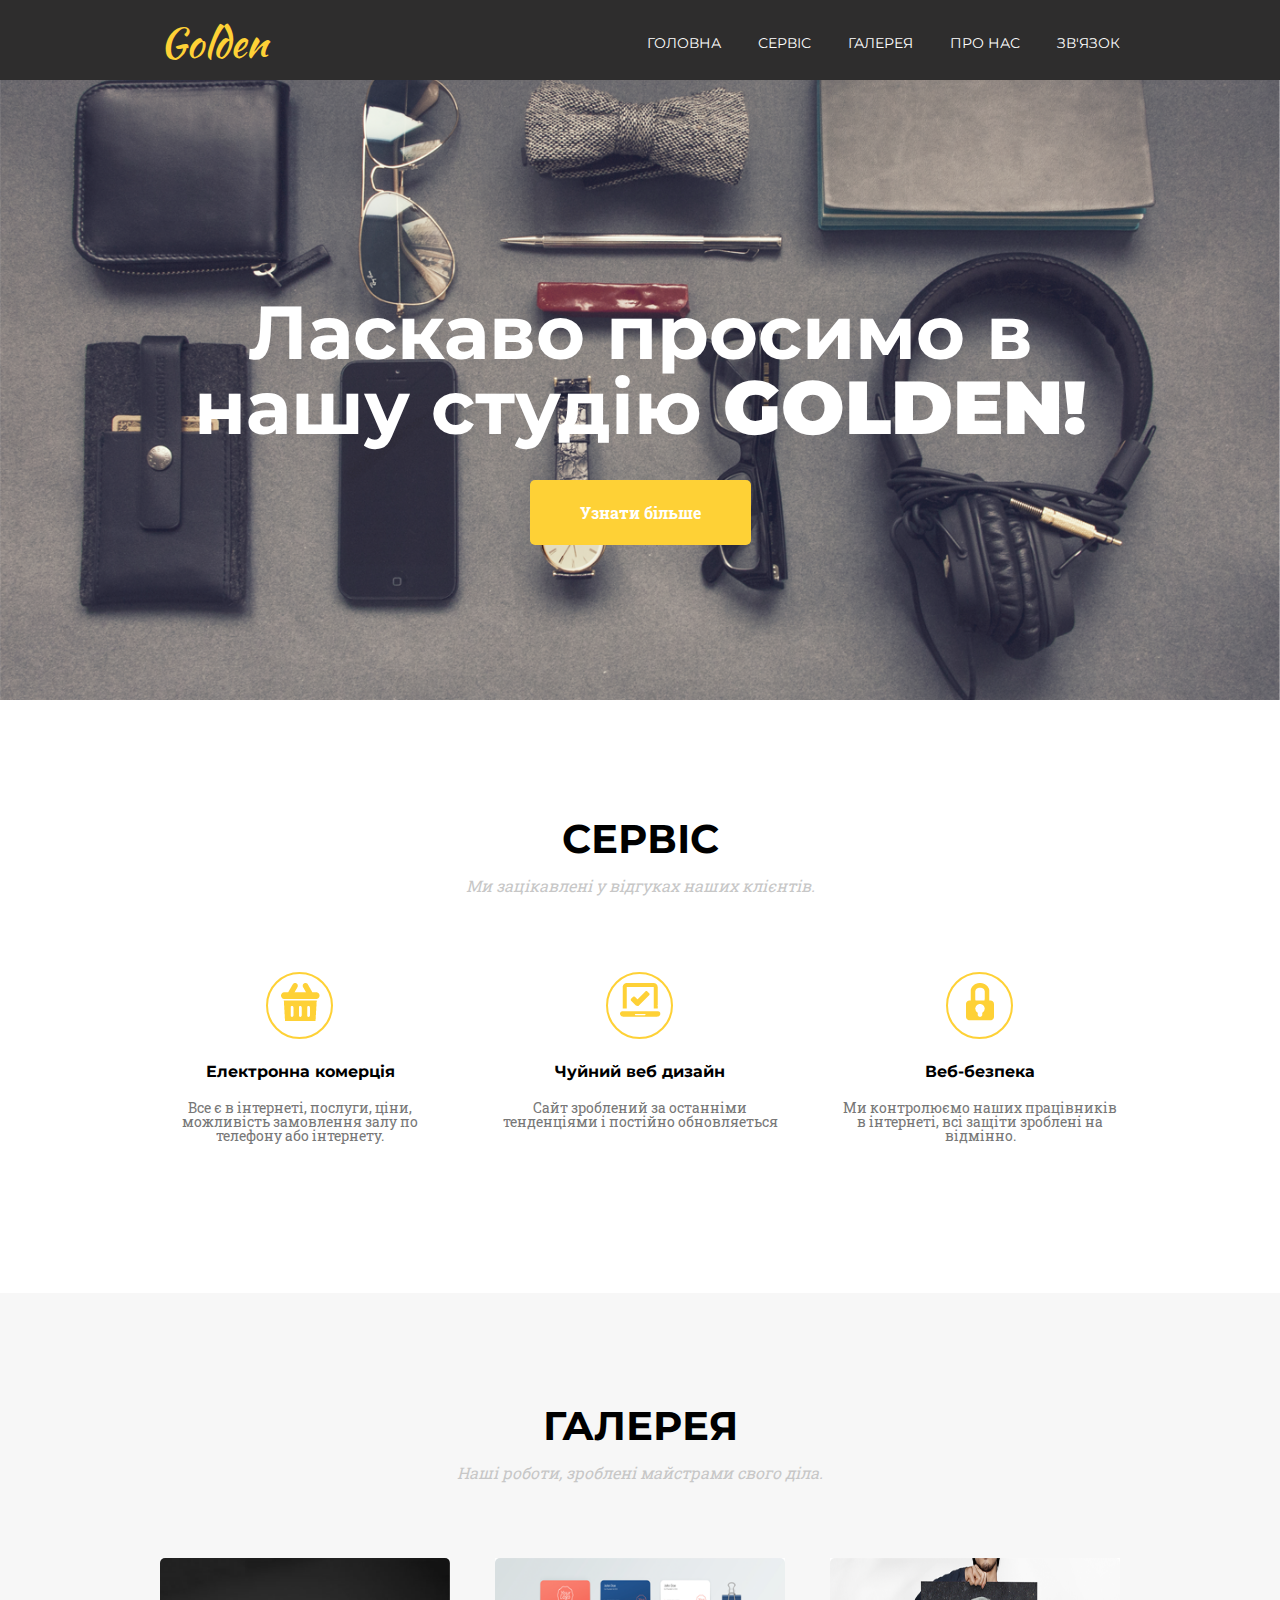
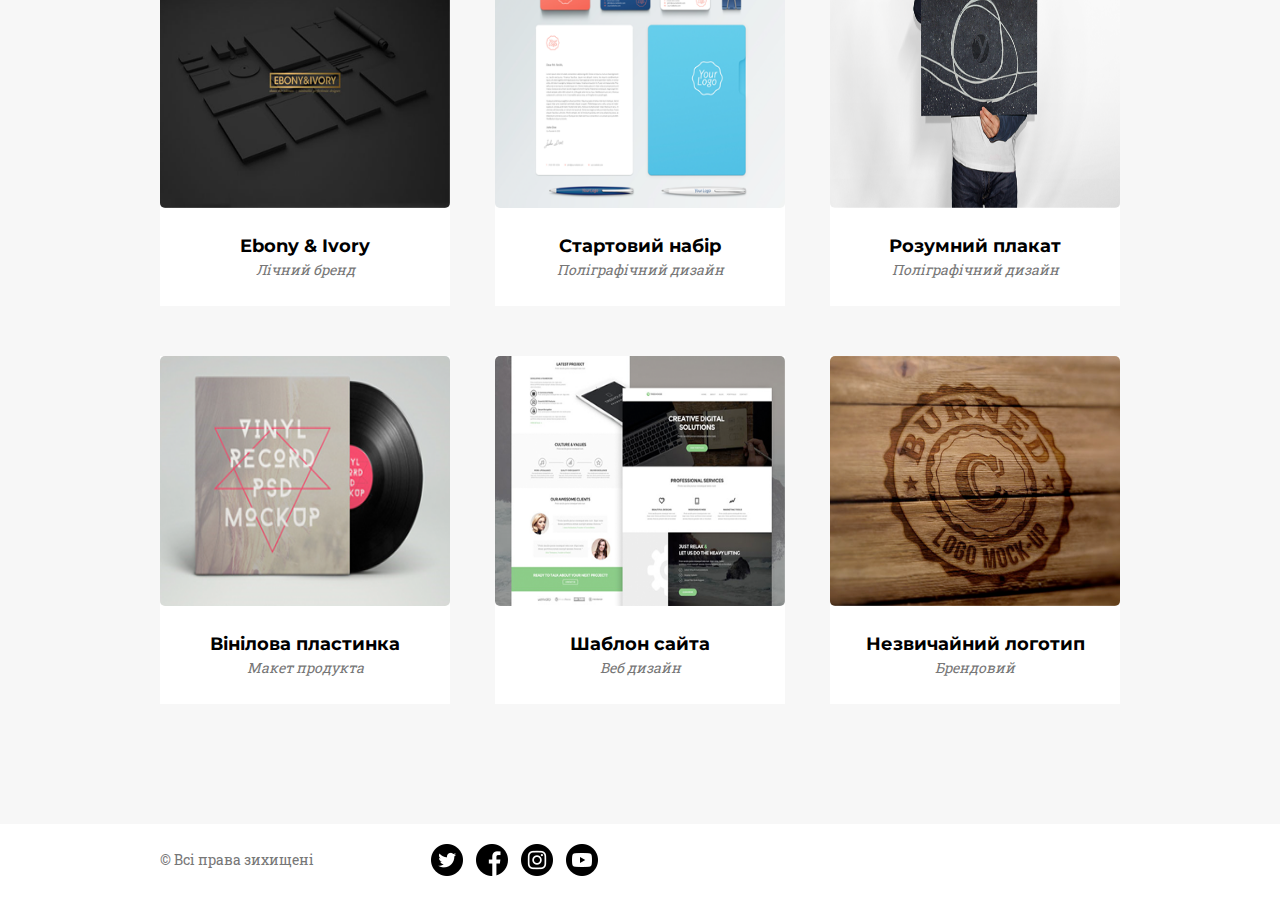
<file: SimplePage/index.html>
<!DOCTYPE html>
<html lang="en">

<head>
	<meta charset="UTF-8">
	<meta name="viewport" content="width=device-width, initial-scale=1.0">
	<title>GOLDEN</title>
	<link
		href="https://fonts.googleapis.com/css2?family=Kaushan+Script&family=Montserrat:ital,wght@0,600;0,700;1,400&family=Roboto+Slab&display=swap"
		rel="stylesheet">
	<link rel="stylesheet" href="css/style.css">
	<!-- <link rel="stylesheet" href="js/script.js">
	<link rel="stylesheet" href="js/jquery-3.3.1.min.js"> -->
	<link rel="shortcut icon" href="img/favicon.ico" type="image/x-icon">
</head>

<body>
	<header class="header">
		<div class="container">
			<div class="header__body">
				<div class="container header__container">
					<div class="header__wrapper">
						<a href="#" class="header__logo">Golden</a>
						<!-- Заготовка на бургер -->
						<div class="header__burger">
							<span></span>
						</div>
						<!-- Конец бургера -->
						<nav>
							<ul class="header__menu ">
								<li><a href="#">ГОЛОВНА</a> </li>
								<li><a href="#SER">СЕРВІС</a></li>
								<li><a href="#por">ГАЛЕРЕЯ</a></li>
								<li><a href="#about">ПРО НАС</a> </li>
								<li><a href="#cont">ЗВ'ЯЗОК</a> </li>
							</ul>
						</nav>
					</div>
				</div>
			</div>
			<div class=" header__title ">
				<!-- <span><em>Welcome To Our Studio!</em></span> -->
				<h1>Ласкаво просимо в нашу студію <strong>GOLDEN!</strong></h1>
				<a href="#" class="header__button">Узнати більше</a>
			</div>
		</div>
	</header>
	<section class="service">
		<div class="container">
			<h2 class="service__title" id="SER">СЕРВІС</h2>
			<p class="service__line"><em>Ми зацікавлені у відгуках наших клієнтів.</em> </p>
			<div class="service__wrapper">
				<div class="wrapper__trade">
					<div class="wrapper__image">
						<img src="img/Icon-Basket.png" alt="" class="wrapper__img">
					</div>
					<div class="wrapper__content">
						<h3 class="wrapper__title">Електронна комерція</h3>
						<p>
							Все є в інтернеті, послуги, ціни, можливість
							замовлення залу по телефону або інтернету.
						</p>
					</div>
				</div>
				<div class="wrapper__trade">
					<div class="wrapper__image">
						<img src="img/computer.png" alt="" class="wrapper__img">
					</div>
					<div class="wrapper__content">
						<h3 class="wrapper__title">Чуйний веб дизайн</h3>
						<p>
							Сайт зроблений за останніми
							тенденціями і постійно обновляеться
						</p>
					</div>
				</div>
				<div class="wrapper__trade">
					<div class="wrapper__image">
						<img src="img/Icon-Locked.png" alt="" class="wrapper__img">
					</div>
					<div class="wrapper__content">
						<h3 class="wrapper__title">Веб-безпека</h3>
						<p>Ми контролюємо наших працівників в
							інтернеті, всі защіти зроблені на відмінно.</p>
					</div>
				</div>
			</div>
		</div>
	</section>
	<section class="portfolio" id="por">
		<div class="container">
			<h2 class="portfolio__title">ГАЛЕРЕЯ</h2>
			<p class="portfolio__line"><em>Наші роботи, зроблені майстрами свого діла.</em></p>
			<div class="portfolio__wrapper">
				<div class="portfolio__1">
					<img src="img/Image-9.png" alt="" id="myImg1" class="image">
					<div id="myModal1" class="modal">
						<span class="close" onclick="document.getElementById('myModal1').style.display='none'">&times;</span>
						<img id="img01" class="modal-content">
						<div id="caption1"></div>
					</div>
					<div class="portfolio__together">
						<h3 class="portfolio__title3">Ebony & Ivory</h3>
						<p class="portfolio__line3"><em>Лічний бренд</em></p>
					</div>
				</div>
				<div class="portfolio__1">
					<img src="img/Image-8.png" alt="" id="myImg2" class="image">
					<div id="myModal2" class="modal">
						<span class="close" onclick="document.getElementById('myModal2').style.display='none'">&times;</span>
						<img id="img02" class="modal-content">
						<div id="caption2"></div>
					</div>
					<div class="portfolio__together">
						<h3 class="portfolio__title3">Стартовий набір</h3>
						<p class="portfolio__line3"><em>Поліграфічний дизайн</em></p>
					</div>
				</div>
				<div class="portfolio__1">
					<img src="img/Image-7.png" alt="" id="myImg3" class="image">
					<div id="myModal3" class="modal">
						<span class="close" onclick="document.getElementById('myModal3').style.display='none'">&times;</span>
						<img id="img03" class="modal-content">
						<div id="caption3"></div>
					</div>
					<div class="portfolio__together">
						<h3 class="portfolio__title3">Розумний плакат</h3>
						<p class="portfolio__line3"><em>Поліграфічний дизайн</em></p>
					</div>
				</div>
				<a class="portfolio__button">MORE</a>
			</div>
			<div class="portfolio__wrapper1">
				<div class="portfolio__1">
					<img src="img/Image-6.png" alt="" id="myImg4" class="image">
					<div id="myModal4" class="modal">
						<span class="close" onclick="document.getElementById('myModal4').style.display='none'">&times;</span>
						<img id="img04" class="modal-content">
						<div id="caption4"></div>
					</div>
					<div class="portfolio__together">
						<h3 class="portfolio__title3">Вінілова пластинка </h3>
						<p class="portfolio__line3"><em>Макет продукта</em></p>
					</div>
				</div>
				<div class="portfolio__1">
					<img src="img/Image-5.png" alt="" id="myImg5" class="image">
					<div id="myModal5" class="modal">
						<span class="close" onclick="document.getElementById('myModal5').style.display='none'">&times;</span>
						<img id="img05" class="modal-content">
						<div id="caption5"></div>
					</div>
					<div class="portfolio__together">
						<h3 class="portfolio__title3">Шаблон сайта</h3>
						<p class="portfolio__line3"><em>Веб дизайн</em></p>
					</div>
				</div>
				<div class="portfolio__1 ">
					<img src="img/Image-4.png" alt="" id="myImg6" class="image">
					<div id="myModal6" class="modal">
						<span class="close" onclick="document.getElementById('myModal6').style.display='none'">&times;</span>
						<img id="img06" class="modal-content">
						<div id="caption6"></div>
					</div>
					<div class="portfolio__together">
						<h3 class="portfolio__title3">Незвичайний логотип</h3>
						<p class="portfolio__line3"><em>Брендовий</em></p>
					</div>
				</div>
				<a class=" portfolio__button1">HIDE</a>
			</div>
		</div>
	</section>
	
	<section class="footer">
		<div class="container">
			<div class="footer__wrapper">
				<div class="footer__line">
					<p>
						© Всі права зихищені
					</p>
				</div>
				<div class="footer__icon">
					<p></p>
					<a href="https://twitter.com/?lang=ru" target="_blank"><img src="img/twitter.png" alt=""></a>
					<a href="https://www.facebook.com/" target="_blank"><img src="img/facebook.png">
						<a href="https://www.instagram.com/" target="_blank"><img src="img/instagram.png" alt=""></a>
						<a href="https://www.youtube.com/" target="_blank"><img src="img/youtube.png" alt=""></a>
						</p>
				</div>
			</div>
		</div>
	</section>

	<script src="https://code.jquery.com/jquery-3.6.0.min.js"></script>
	<script src="js/script.js"></script>
</body>

</html>
</file>
<file: Landing_2/css/main.css>
body {
	font-family: 'Fira Sans', sans-serif;
	color: #8D8D8D;
	font-size: 18px;
}

button {
	display: block;
	border: none;
	background: transparent;
}

ul, li {
	display: block;
	padding: 0;
	margin: 0;
}

.vh-dependent {
	height: 35vh;
	display: flex;
    align-items: center;
}

.be-static {
	position: static;
}

h1, h2, h3, h4, h5, h6 {
	font-style: normal;
	font-weight: 700;
	color: #151515;
	margin: 0;
	padding: 0;
}

h2 {
	font-size: 38px;
}

h3 {
	font-size: 22px;
}

.btn {
	background: #4737FF;
	color: #fff;
	text-transform: uppercase;
	font-weight: 500;
	font-size: 14px;
	padding: 13px 26px;
	display: inline;
	border-radius: 0;
	letter-spacing: 0.3em;
	text-align: center;
	transition: all 0.5s ease;
}

.btn:hover {
	background: #3726F2;
	color: #fff;
}

.header {
	height: 95vh;
}

.nav {
	padding-top: 59px;
	margin-bottom: 127px;
}

.logo {

}

.search {
	
}

.menu {
	
}


.offer-cont__title {
	font-size: 60px;
	letter-spacing: -0.01em;
	line-height: 1.2em;
}


.offer-cont__text {
	margin: 30px 0 56px;
}


.offer-cont__btn {

}

.hero {
	background: url('../img/img1.jpg') no-repeat right top;
	background-size: 80% 100%;
	width: 55%;
	height: 80vh;
	position: absolute;
    right: 0;
    top: 142px;
}

.video {
	position: absolute;
	left: 0;
	bottom: 20%;
	width: 40%;
	height: 33%;
	display: block;
	background: url('../img/video.jpg') no-repeat center center;
	display: flex;
    justify-content: center;
    align-items: center;
}

.video:after {
	content:'';
	display: block;
	background: url(../img/play.svg);
	width: 65px;
	height: 65px;
}

.problems {
	padding-top: 137px;
}

.about {

}

.about__title {
	margin-bottom: 30px;
}


.about__text {

}


.about__author {
	background: url('../img/author.jpg') no-repeat left center;
	padding: 7px 0 7px 96px;
	margin-top: 61px;
}

.about__name {
	font-size: 22px;
}

.about__dop {
	    margin-bottom: 0;
}

.services {
	padding-top: 142px;
}

.section-title__label {
	text-transform: uppercase;
	font-size: 14px;
	letter-spacing: 0.25em;
	color: #8F8F8F;
	margin-bottom: 40px;
}

.section-title__heading {

}

.serv-list {
	color: #8D8D8D;
	    margin-top: 67px;
}

.serv-list__item {
	margin-bottom: 20px;
}

.serv-list_left {
	margin-left: 37px;
}

.works-carousel {
	margin-top: 99px;
}

@media screen and (min-width: 992px) {
	.works-carousel .item, .works-carousel .owl-item {
		width: 825px !important;
		position: relative;
	}
}


.owl-theme .owl-dots, .owl-theme .owl-nav {
	text-align: left;
}

.owl-theme .owl-nav [class*=owl-] {
	margin: 0;
}

.works-carousel .owl-nav {
	margin-top: 50px !important;
}

.works-carousel .owl-prev {
	margin-right: 25px !important;
}

.owl-carousel__play {
	display: block;
	background: url('../img/play.svg');
	width: 65px;
	height: 65px;
	position: absolute;
    left: 50%;
    top: 50%;
    margin-left: -32px;
    margin-top: -32px;
    cursor: pointer;
}

.collage {
	padding-top: 219px;
	width: 50%;
	height: 540px;
	background: url('../img/img6.jpg') no-repeat left top / 80% 70%;
	position: absolute;
	left: 0;
}

.collage img {
	display: block;
	width: 350px;
	height: 453px;
	position: absolute;
	right: 0;
	bottom: 0;
	box-shadow: 30px 80px 130px rgba(0,0,0,0.25)
}

.result {
	padding-top: 219px;
}

.easy {
	margin-left: 65px;
	margin-top: 30px;
}

.easy__title {
	margin-bottom: 30px;
}


.easy__text {
	margin-bottom: 52px;
}


.easy__point {
	padding-left: 83px;
	text-transform: uppercase;
	letter-spacing: 0.3em;
	color: #000;
	font-weight: 500;
	font-size: 14px;
	padding-top: 20px;
	padding-bottom: 20px;
	margin-bottom: 25px;
}

.easy__point_first {
	background: url('../img/icon100.svg') no-repeat left center;
}

.easy__point_second {
	background: url('../img/bag.svg') no-repeat left center;
}

.works {
	padding-top: 283px;
}

.work-tabs {
	margin-left: 60px;
	font-size: 14px;
	text-transform: uppercase;
	letter-spacing: 0.3em;
	margin-top: 70px;
}

.work-tabs__item a {
	text-decoration: none;
	color: #8D8D8D;
}

.work-tabs__item.active a {
	color: #1434E1;
}

.works-wrap {
	flex-wrap: wrap;
	margin-top: 108px;
}

.works-wrap__item {
	margin-bottom: 30px;
	display: block;
	position: relative;
}

.works-wrap__item img {
	transition: all 1s ease;
	display: block;
	
}

.works-wrap__item:hover img {
	box-shadow: -30px 80px 200px rgba(0,0,0,0.25)
	-moz-transform: scale(1.1);
-webkit-transform: scale(1.1);
-o-transform: scale(1.1);
-ms-transform: scale(1.1);
transform: scale(1.1);
}

.works-wrap__item:hover:after {
	content:'';
	display: block;
	background: url(../img/play.svg);
	width: 65px;
	height: 65px;
	position: absolute;
	left: 50%;
	top: 50%;
	margin-left: -32px;
	margin-top: -32px;
}

.tabs__content {
  display: none !important; /* по умолчанию прячем все блоки */
}
.tabs__content.active {
  display: flex !important;  /* по умолчанию показываем нужный блок */
}

.testimonials {
	padding-top: 248px;
}

.contributor {
	margin-top: 121px;
}

.contributor__title {
	margin-bottom: 10px;
}

.contributor__desc {

}

.cont-photo {
	display: block;
	
}


.contributor-carousel .owl-nav {
	display: flex;
	margin-top: -50px;
	position: relative;
}

.contributor-carousel .owl-prev {
	margin-right: 25px;
}


.clients {
	padding-top: 278px;
}

.clients-row {
	margin-top: 127px;
}

.footer {
	height: 240px;
	background: #515151;
	margin-top: 136px;
}

.footer-logo {
	margin-top: 109px;
	margin-bottom: 109px;
}

.section-title__heading_review {
	    font-size: 20px;
}

@media screen and (max-width: 1200px) {
	.work-tabs {
		margin-left: 0;
	}
	.works-wrap__item {
		width: 30%;
	}

	.works-wrap__item img {
		display: block;
		width: 100%;
	}
	.contributor {
		    margin-top: 50px;
	}
}


@media screen and (max-width: 720px) {
	.hero {
		position: relative;
	    width: 100%;
	    height: 200px;
	    top: 0;
	        margin-top: 60px;
	}
	.vh-dependent {
	    height: auto;
	    display: flex;
	    align-items: center;
	}
	.about {
		margin-top: 60px;
	}
	.collage {
		position: relative;
    	width: 100%;
	}
	.easy {
		margin-left: 0;
		margin-top: 110px;
	}
	.contributor-carousel .owl-nav {
		margin-top: 40px;
	}
}

@media screen and (max-width: 576px) {
	.serv-list_left {
		margin-left: 0;
	}
	.works-wrap__item {
		width: 100%;
		margin-bottom: 40px;
	}
	.clients-row {
		flex-direction: column;
	}
	.clients-row__item {
		margin-bottom: 70px;
		text-align: center;
	}
	.work-tabs {
		flex-direction: column
	}
	.work-tabs__item {
		margin-bottom: 40px;
	}
}
</file>
<file: ShortPage/css/main.css>
body {
	font-family: 'Open Sans', sans-serif;
	color: #201b2d;
	font-size: 15px;
	padding: 0;
	margin: 0;
	overflow-x: hidden;
}

div, p, input, button, form, span, a, ul, li {
	box-sizing: border-box;
}

h1, h2, h3, h4, h5, h6 {
	margin: 0;
	font-family: 'Montserrat', sans-serif;
	font-weight: 900;
}

p {
	line-height: 1.65em;
}

.container {
	width: 1170px;
	margin: 0 auto;
}

.header {
	background: rgba(71,62,95,1);
	background: -moz-linear-gradient(-45deg, rgba(71,62,95,1) 0%, rgba(42,34,64,1) 100%);
	background: -webkit-gradient(left top, right bottom, color-stop(0%, rgba(71,62,95,1)), color-stop(100%, rgba(42,34,64,1)));
	background: -webkit-linear-gradient(-45deg, rgba(71,62,95,1) 0%, rgba(42,34,64,1) 100%);
	background: -o-linear-gradient(-45deg, rgba(71,62,95,1) 0%, rgba(42,34,64,1) 100%);
	background: -ms-linear-gradient(-45deg, rgba(71,62,95,1) 0%, rgba(42,34,64,1) 100%);
	background: linear-gradient(135deg, rgba(71,62,95,1) 0%, rgba(42,34,64,1) 100%);
	filter: progid:DXImageTransform.Microsoft.gradient( startColorstr='#473e5f', endColorstr='#2a2240', GradientType=1 );
	padding-top: 100px;
	padding-bottom: 225px;
	color: #fff;
}

.wrapper {
	display: flex;
	justify-content: space-between;
}

.offer {
	margin-top: 176px;
	width: 490px;
}

.title {
	font-size: 36px;
}

.title span {
	color: #48ed8e;
}

.intro {
	margin-bottom: 37px;
	margin-top: 30px;
	width: 380px;
}

.btn {
	font-family: 'Montserrat', sans-serif;
	background: #ed9619;
	color: #fff;
	border-radius: 100px;
	display: block;
	width: 205px;
	padding: 19px 0;
	text-align: center;
	text-decoration: none;
	transition: all 0.5s ease;
}

.btn:hover {
	background: #d9860e;
}

.desktop {
	margin-top: 72px;
}

.learn {
	padding-top: 108px;
	padding-bottom: 120px;
}

.section-title {
	font-size: 30px;
}

.skills {
	display: flex;
	justify-content: space-between;
	margin-top: 70px;
}

.skill {
	width: 350px;
	background: url('../img/icon1.jpg') no-repeat left top;
	padding-left: 100px;
}

.skill-title {
	font-size: 18px;
}

.skill-text {
	margin-top: 7px;
}

.skill-free {
	width: 380px;
	background: url('../img/icon2.jpg') no-repeat left top;
}

.skill-change {
	background: url('../img/icon3.jpg') no-repeat left top;
}

.mail {
	background: #efecf4;
	padding-top: 173px;
	padding-bottom: 190px;
}

.form {
	margin-top: 40px;
}

.input {
	width: 474px;
	border: 1px solid #bfb8d1;
	font-size: 15px;
	font-family: 'Open Sans', sans-serif;
	border-radius: 100px;
	height: 54px;
	padding-left: 38px;
}

.btn-form {
	border: 0;
	cursor: pointer;
	display: inline;
	margin-left: 11px;
}

.footer {
	padding: 33px 0;
	background: #201b2d;
}

.credits {
	color: #d4cee3;
	font-size: 14px;
	margin: 0;
}

.red {
	color: red;
}

.animated {
	opacity: 0;
}


/*Responsive*/


/* 992px - 1200px */
@media screen and (max-width: 1200px) {
	.container {
		width: 960px;
	}
}

/* 768px - 992px */
@media screen and (max-width: 992px) {
	.container {
		width: 720px;
	}
	.wrapper {
		flex-direction: column;
	}
	.offer {
		width: 100%;
	}
	.intro {
		width: auto;
	}
	.desktop {
		display: block;
	    width: 549px;
	    margin: 72px auto 0;
	}
	.skills {
		flex-direction: column;
	}
	.skill {
		width: auto;
		margin-bottom: 30px;
	}
}

/* 576px - 768px */
@media screen and (max-width: 768px) {
	.container {
		width: 540px;
	}
	.desktop {
		width: 100%;
	}
	.input {
		width: 100%;
	}
	.btn {
		margin-left: 0;
	    margin-top: 15px;
	    width: 100%;
	}
}

/* 320px - 576px */
@media screen and (max-width: 576px) {
	.container {
		width: 90%;
	}
}
</file>
<file: SimplePage/css/style.css>
@charset "UTF-8";

/*Обнуление*/

* {
  padding: 0;
  margin: 0;
  border: 0;
}

*,
*:before,
*:after {
  -webkit-box-sizing: border-box;
  box-sizing: border-box;
}

:focus,
:active {
  outline: none;
}

a:focus,
a:active {
  outline: none;
}

nav,
footer,
header,
aside,
span {
  display: block;
}

html,
body {
  height: 100%;
  width: 100%;
  font-size: 100%;
  line-height: 1;
  font-size: 14px;
  -ms-text-size-adjust: 100%;
  -moz-text-size-adjust: 100%;
  -webkit-text-size-adjust: 100%;
}

input,
button,
textarea {
  font-family: inherit;
}

input::-ms-clear {
  display: none;
}

button {
  cursor: pointer;
}

button::-moz-focus-inner {
  padding: 0;
  border: 0;
}

a,
a:visited {
  text-decoration: none;
}

a:hover {
  text-decoration: none;
}

ul li {
  list-style: none;
  padding-left: 37px;
}

img {
  vertical-align: top;
}

h1,
h2,
h3,
h4,
h5,
h6 {
  font-size: inherit;
  font-family: "Montserrat", sans-serif;
  font-weight: bold;
  color: #000;
}

/*--------------------*/

body {
  font-family: "Roboto Slab", serif;
  font-size: 14px;
  color: #777777;
  overflow-x: hidden;
}

.container {
  width: 960px;
  margin: 0 auto;
}

.header {
  background: url(../img/Background.png) no-repeat center/cover;
  height: 700px;
  width: 100%;
  margin-top: 0;
}

.header__body {
  position: fixed;
  width: 100%;
  height: 80px;
  top: 0;
  left: 0;
  z-index: 2;
  -webkit-box-align: center;
      -ms-flex-align: center;
          align-items: center;
}

.header__body:before {
  content: "";
  position: absolute;
  top: 0;
  left: 0;
  width: 100%;
  height: 100%;
  background-color: #2e2d2d;
  z-index: 5;
}

.header__container {
  padding-top: 23px;
}

.header__logo {
  font-family: "Kaushan Script", cursive;
  font-size: 40px;
  color: #fed136;
  padding-right: 270px;
  z-index: 5;
}

.header__wrapper {
  display: -webkit-box;
  display: -ms-flexbox;
  display: flex;
  -webkit-box-pack: justify;
      -ms-flex-pack: justify;
          justify-content: space-between;
  -webkit-box-align: center;
      -ms-flex-align: center;
          align-items: center;
  position: relative;
  z-index: 6;
}

.header__menu {
  display: -webkit-box;
  display: -ms-flexbox;
  display: flex;
}

.header__menu li a {
  color: #fff;
  font-family: "Montserrat", sans-serif;
}

.header__menu li a:hover,
.header__menu li a.active {
  font-size: 20px;
}

.header__title {
  padding-top: 295px;
  padding-bottom: 204px;
  text-align: center;
  color: #fff;
}

.header__title h1 {
  padding-bottom: 60px;
  font-size: 75px;
  color: #fff;
}

.header__button {
  background: #fed136;
  color: #fff;
  padding: 22px 50px;
  border-radius: 5px;
  font-weight: bold;
  font-size: 16px;
}

.header__button:hover {
  -webkit-transition: all 1s ease;
  -o-transition: all 1s ease;
  transition: all 1s ease;
  background: #d2ad2c;
}

.service {
  text-align: center;
  padding-bottom: 121px;
}

.service__title {
  padding-top: 119px;
  padding-bottom: 19px;
  font-size: 40px;
}

.service__line {
  padding-bottom: 78px;
  font-size: 16px;
  color: #c7c7c7;
}

.service__wrapper {
  display: -webkit-box;
  display: -ms-flexbox;
  display: flex;
  -webkit-box-pack: justify;
      -ms-flex-pack: justify;
          justify-content: space-between;
  -webkit-box-align: center;
      -ms-flex-align: center;
          align-items: center;
}

.wrapper__trade {
  width: 280px;
  height: 200px;
}

.wrapper__image {
  width: 67px;
  height: 67px;
  border: 2px solid #fed136;
  border-radius: 50%;
  padding-left: 1px;
  padding-top: 9px;
  margin-bottom: 25px;
  margin-left: 38%;
}

.wrapper__title {
  padding-bottom: 21px;
  font-size: 16px;
}

.portfolio {
  background: #f7f7f7;
  text-align: center;
}

.portfolio__title {
  padding-top: 113px;
  padding-bottom: 19px;
  font-size: 40px;
}

.portfolio__line {
  padding-bottom: 77px;
  font-size: 16px;
  color: #c7c7c7;
}

.portfolio__wrapper {
  display: -webkit-box;
  display: -ms-flexbox;
  display: flex;
  -webkit-box-pack: justify;
      -ms-flex-pack: justify;
          justify-content: space-between;
  padding-bottom: 50px;
}

.portfolio__1 {
  background: #fff;
  text-align: center;
  width: 290px;
}

.portfolio__button {
  display: none;
}

.portfolio__button1 {
  display: none;
}

.portfolio__wrapper1 {
  display: -webkit-box;
  display: -ms-flexbox;
  display: flex;
  -webkit-box-pack: justify;
      -ms-flex-pack: justify;
          justify-content: space-between;
  padding-bottom: 120px;
}

.portfolio__title3 {
  padding-top: 29px;
  padding-bottom: 8px;
  font-size: 18px;
}

.portfolio__line3 {
  padding-bottom: 29px;
}

.image {
  width: 290px;
  height: 250px;
  border-radius: 5px;
  cursor: pointer;
  -webkit-transition: 0.4s;
  -o-transition: 0.4s;
  transition: 0.4s;
  -webkit-transition: all 1s ease;
  -o-transition: all 1s ease;
  transition: all 1s ease;
}

.image:hover {
  width: 300px;
  height: 300px;
  margin-left: -50px;
  margin-top: -50px;
}

.modal {
  display: none;
  position: fixed;
  z-index: 50;
  padding-top: 100px;
  left: 0;
  top: 0;
  width: 100%;
  height: 100%;
  overflow: auto;
  background-color: black;
  background-color: rgba(0, 0, 0, 0.9);
}

.modal-content {
  margin: auto;
  display: block;
  width: 80%;
  max-width: 700px;
  text-align: center;
}

#caption1,
#caption2,
#caption3,
#caption4,
#caption5,
#caption6 {
  margin: auto;
  display: block;
  width: 80%;
  max-width: 700px;
  text-align: center;
  color: #ccc;
  padding: 10px 0;
  height: 150px;
}

.modal-content,
#caption1,
#caption2,
#caption3,
#caption4,
#caption5,
#caption6 {
  -webkit-animation-name: zoom;
  -webkit-animation-duration: 0.6s;
  animation-name: zoom;
  animation-duration: 0.6s;
}

@-webkit-keyframes zoom {
  from {
    -webkit-transform: scale(0);
  }

  to {
    -webkit-transform: scale(1);
  }
}

@keyframes zoom {
  from {
    -webkit-transform: scale(0);
            transform: scale(0);
  }

  to {
    -webkit-transform: scale(1);
            transform: scale(1);
  }
}

.close {
  position: absolute;
  top: 15px;
  right: 35px;
  color: #1f1f1f;
  font-size: 40px;
  font-weight: bold;
  -webkit-transition: 0.3s;
  -o-transition: 0.3s;
  transition: 0.3s;
}

.close:hover,
.close:focus {
  color: #bbb;
  text-decoration: none;
  cursor: pointer;
}

.about {
  text-align: center;
}

.about__title {
  padding-top: 119px;
  padding-bottom: 23px;
  font-size: 40px;
}

.about__line {
  padding-bottom: 79px;
  font-size: 16px;
  color: #c7c7c7;
}

.about__wrapper-left {
  display: -webkit-box;
  display: -ms-flexbox;
  display: flex;
  margin-left: 10%;
  -webkit-box-align: center;
      -ms-flex-align: center;
          align-items: center;
  text-align: right;
}

.about__wrapper-right {
  display: -webkit-box;
  display: -ms-flexbox;
  display: flex;
  margin-left: 42%;
  -webkit-box-align: center;
      -ms-flex-align: center;
          align-items: center;
  text-align: left;
}

.about__content {
  width: 310px;
  padding-left: 38px;
  padding-right: 38px;
}

.about__title-3 {
  padding-bottom: 21px;
}

.about__text-right {
  text-align: right;
}

.about__text-left {
  text-align: left;
}

.about__button {
  margin-left: 42%;
  margin-bottom: 122px;
  background: #fed136;
  border: 6px solid #f1f1f1;
  border-radius: 50%;
  text-align: center;
  width: 165px;
  height: 165px;
  color: #fff;
  font-weight: bold;
  cursor: pointer;
}

.about__button p {
  padding-top: 30%;
  letter-spacing: 1px;
  line-height: 1.2em;
}

.line {
  border-left: 2px solid #f1f1f1;
  height: 95px;
  left: 50%;
  margin-left: 50.5%;
  top: 0;
}

.circle {
  border: 6px solid #f1f1f1;
  border-radius: 50%;
  width: 165px;
  height: 165px;
}

#map {
  height: 580px;
  /* The height is 400 pixels */
  width: 100%;
  /* The width is the width of the web page */
}

.map {
  text-align: center;
}

.map__title {
  font-size: 40px;
  padding-bottom: 30px;
}

.partners__wrapper {
  width: 930px;
  padding-top: 30px;
  padding-bottom: 30px;
}

.partners__image {
  padding-left: 50px;
}

.contact {
  background: #222222;
  position: relative;
}

.contact__title {
  padding-bottom: 20px;
  color: #fff;
  font-size: 40px;
}

.contact__line {
  padding-bottom: 73px;
  color: #c7c7c7;
}

.main {
  position: absolute;
  top: 104px;
  margin: 0 auto;
  text-align: center;
  width: 960px;
}

.message__wrapper {
  display: -webkit-box;
  display: -ms-flexbox;
  display: flex;
  -webkit-box-pack: justify;
      -ms-flex-pack: justify;
          justify-content: space-between;
  width: 960px;
  position: absolute;
  top: 252px;
}

.message input[type="text"],
.message input[type="email"] {
  padding: 10px;
  margin-bottom: 26px;
  border: 1px solid transparent;
  border-radius: 4px;
  outline: none;
  width: 457px;
  font-size: 14px;
}

.message input[type="submit"] {
  padding: 20px 40px;
  margin: -30px 50px 50px 367px;
  color: #fff;
  background: #fed136;
  border-radius: 4px;
  font-size: 18px;
  font-weight: bold;
  cursor: pointer;
}

#text {
  border-radius: 4px;
  padding-top: 10px;
  padding-left: 10px;
  width: 457px;
  height: 174px;
}

.footer__wrapper {
  display: -webkit-box;
  display: -ms-flexbox;
  display: flex;
  -webkit-box-align: center;
      -ms-flex-align: center;
          align-items: center;
  padding-top: 20px;
  padding-bottom: 30px;
}

.footer__line {
  padding-right: 117px;
}

.footer__icon a {
  padding-right: 10px;
}

@media screen and (max-width: 992px) {
  .container {
    width: 720px;
  }

  .header {
    margin-top: 0;
  }

  .header__logo {
    padding-right: 155px;
  }

  .header__title span {
    font-size: 30px;
  }

  .header__title h1 {
    font-size: 55px;
  }

  ul li {
    padding-left: 25px;
  }

  .portfolio__1 {
    background: #fff;
    text-align: center;
    width: 200px;
  }

  .image {
    width: 200px;
    height: 200px;
    -webkit-transition: 0;
    -o-transition: 0;
    transition: 0;
  }

  .image:hover {
    width: 200px;
    height: 200px;
    margin-left: 0;
    margin-top: 0;
  }

  .about {
    text-align: center;
  }

  .about__wrapper-left {
    margin: -25px;
  }

  .about__wrapper-right {
    margin-left: 285px;
  }

  .about__button {
    margin-left: 285px;
  }

  .partners__wrapper {
    width: 720px;
  }
}

@media (max-width: 767px) {
  .header {
    margin-top: 0;
  }

  .container {
    width: 540px;
  }

  .header__body {
    height: 60px;
  }

  .header__title {
    padding-top: 200px;
  }

  .header__container {
    padding-top: 7px;
  }

  .header__burger {
    position: relative;
    width: 30px;
    height: 30px;
    z-index: 5;
    left: 130px;
  }

  .header__burger span {
    position: absolute;
    background-color: #fff;
    left: 0;
    top: 13px;
    width: 100%;
    height: 2px;
    -webkit-transition: all 0.3s ease 0s;
    -o-transition: all 0.3s ease 0s;
    transition: all 0.3s ease 0s;
  }

  .header__burger:before,
  .header__burger:after {
    content: "";
    background-color: #fff;
    position: absolute;
    width: 100%;
    height: 2px;
    left: 0;
    -webkit-transition: all 0.3s ease 0s;
    -o-transition: all 0.3s ease 0s;
    transition: all 0.3s ease 0s;
  }

  .header__burger:before {
    top: 0;
  }

  .header__burger:after {
    bottom: 0;
  }

  .header__burger.active span {
    -webkit-transform: scale(0);
        -ms-transform: scale(0);
            transform: scale(0);
  }

  .header__burger.active:before {
    -webkit-transform: rotate(45deg);
        -ms-transform: rotate(45deg);
            transform: rotate(45deg);
    top: 14px;
  }

  .header__burger.active:after {
    -webkit-transform: rotate(-45deg);
        -ms-transform: rotate(-45deg);
            transform: rotate(-45deg);
    bottom: 14px;
  }

  .header__menu {
    position: fixed;
    top: -100%;
    left: 0;
    width: 100%;
    height: 100%;
    display: block;
    padding-top: 20px;
    background: #868686;
    -webkit-transition: all 0.3s ease 0s;
    -o-transition: all 0.3s ease 0s;
    transition: all 0.3s ease 0s;
  }

  .header__menu.active {
    top: 65px;
  }

  .header__menu li {
    font-size: 24px;
    margin-bottom: 20px;
  }

  .service__wrapper {
    display: block;
    -webkit-box-pack: justify;
        -ms-flex-pack: justify;
            justify-content: space-between;
    -webkit-box-align: center;
        -ms-flex-align: center;
            align-items: center;
  }

  .wrapper__trade {
    display: -webkit-box;
    display: -ms-flexbox;
    display: flex;
    width: 100%;
  }

  .wrapper__image {
    margin-left: 0;
  }

  .wrapper__content {
    width: -webkit-fit-content;
    width: -moz-fit-content;
    width: fit-content;
  }

  .portfolio__wrapper {
    display: block;
  }

  .portfolio__1 {
    display: -webkit-box;
    display: -ms-flexbox;
    display: flex;
    -webkit-box-align: center;
        -ms-flex-align: center;
            align-items: center;
    width: 100%;
    text-align: center;
    padding-bottom: 10%;
  }

  .portfolio__button {
    display: list-item;
    background: #fed136;
    color: #fff;
    padding: 22px 100px;
    border-radius: 5px;
    font-weight: bold;
  }

  .portfolio__button1 {
    display: list-item;
    background: #fed136;
    color: #fff;
    padding: 22px 100px;
    border-radius: 5px;
    font-weight: bold;
  }

  .portfolio__button:hover {
    -webkit-transition: all 1s ease;
    -o-transition: all 1s ease;
    transition: all 1s ease;
    background: #d2ad2c;
  }

  .portfolio__together {
    padding-left: 100px;
  }

  .portfolio__wrapper1 {
    display: none;
  }
}

@media screen and (max-width: 576px) {
  .container {
    width: 90%;
  }

  .header__title h1 {
    font-size: 40px;
  }

  .header__title span {
    font-size: 30px;
  }

  .header__burger {
    left: 80px;
  }

  .wrapper__trade {
    padding-bottom: 30px;
  }

  .wrapper__title {
    padding-bottom: 10px;
  }

  .service__title {
    font-size: 32px;
  }

  .portfolio__together {
    padding-left: 50px;
  }
}

@media (max-width: 475px) {
  .header__logo {
    padding-right: 180px;
  }

  .header__burger {
    left: auto;
  }

  .wrapper__title {
    padding: 0;
  }

  .portfolio__together {
    padding-left: 20px;
  }
}

@media (max-width: 386px) {
  .header__logo {
    padding-right: 130px;
  }

  .portfolio__title {
    font-size: 32px;
  }

  .portfolio__line {
    padding-bottom: 20px;
  }

  .portfolio__together {
    padding-left: 5px;
  }

  .portfolio__title3 {
    font-size: 16px;
  }

  .portfolio__line3 {
    font-size: 14px;
  }
}
</file>
<file: Landing_1/css/style.min.css>
@charset "UTF-8";.header{background-color:#fff;z-index:99}.header__content{display:-webkit-box;display:-ms-flexbox;display:flex;-webkit-box-align:center;-ms-flex-align:center;align-items:center;padding-top:22px;margin-bottom:30px;position:relative}.logo{display:-webkit-box;display:-ms-flexbox;display:flex;-webkit-box-align:center;-ms-flex-align:center;align-items:center;margin-right:185px}.logo .logo__text{font-family:Merriweather;font-style:normal;font-weight:900;font-size:36px;color:#005fa3;margin-left:30px}.navbar .top__list{display:-webkit-box;display:-ms-flexbox;display:flex}.navbar .top__list .top__list__item{display:-webkit-box;display:-ms-flexbox;display:flex;-webkit-box-align:center;-ms-flex-align:center;align-items:center;line-height:1.7;font-size:12px;color:#000;margin-left:40px;margin-bottom:17px}.navbar .top__list .top__list__item p{margin-left:15px}.navbar .top__list .top__list__item:first-child{margin-left:0}.navbar .menu__list{display:-webkit-box;display:-ms-flexbox;display:flex}.navbar .menu__list .menu__list__item{display:block;letter-spacing:.04em;text-transform:uppercase;color:#222;font-weight:700;font-size:14px}.navbar .menu__list li{margin-left:60px}.navbar .menu__list li:first-child{margin-left:0}.burger-menu{display:none;position:absolute;width:30px;height:20px;z-index:100;right:5px}.burger-menu span{position:absolute;background-color:#000;left:0;width:35px;height:2px;top:9px;-webkit-transition:all .4s ease 0s;-o-transition:all .4s ease 0s;transition:all .4s ease 0s}.burger-menu:before{content:"";background-color:#000;position:absolute;width:35px;height:2px;left:0;-webkit-transition:all .4s ease 0s;-o-transition:all .4s ease 0s;transition:all .4s ease 0s}.burger-menu:after{content:"";background-color:#000;position:absolute;width:35px;height:2px;-webkit-transition:all .4s ease 0s;-o-transition:all .4s ease 0s;transition:all .4s ease 0s}.burger-menu:before{top:0}.burger-menu:after{bottom:0}.burger-menu.active:before{-webkit-transform:rotate(45deg);-ms-transform:rotate(45deg);transform:rotate(45deg);top:9px;width:25px}.burger-menu.active:after{-webkit-transform:scale(0);-ms-transform:scale(0);transform:scale(0)}.burger-menu.active span{width:25px;-webkit-transform:rotate(-45deg);-ms-transform:rotate(-45deg);transform:rotate(-45deg);bottom:9px}.slick-list{overflow:hidden}.slick-track{display:-webkit-box;display:-ms-flexbox;display:flex}.slide-nav .slick-arrow{position:absolute;z-index:10;font-size:0;bottom:0;right:0;width:60px;height:60px}.slide-nav .slick-prev{background:url(../img/back.svg) 0 0 no-repeat;-webkit-transform:rotate(180deg);-ms-transform:rotate(180deg);transform:rotate(180deg);right:61px}.slide-nav .slick-next{background:url(../img/back.svg) 0 0 no-repeat}.slide-nav .slick-dots{position:absolute;display:-webkit-box;display:-ms-flexbox;display:flex;-webkit-box-align:center;-ms-flex-align:center;align-items:center;bottom:0;left:0}.slide-nav .slick-dots li{margin-left:40px}.slide-nav .slick-dots li:first-child{margin-left:0!important}.slide-nav .slick-dots li.slick-active button{opacity:1}.slide-nav .slick-dots li button{font-size:0;width:10px;height:10px;border-radius:50%;background:#005fa3;opacity:.4}.slide-nav .slick-disabled{opacity:.2}.slide-nav .slider-nav{position:relative}.banner .banner-slider{position:relative;height:670px;padding-top:170px}.banner .banner-slider .banner__content .banner__title{font-family:Merriweather;font-style:normal;font-weight:700;font-size:48px;line-height:1.5;color:#fff}.banner .slick-dots{display:-webkit-box;display:-ms-flexbox;display:flex;position:absolute;bottom:0;left:0}.banner .slick-dots li{margin-left:40px;background:#fff;opacity:.4;width:10px;height:10px;border-radius:50%}.banner .slick-dots li:first-child{margin-left:0}.banner .slick-dots .slick-active{opacity:1}.banner .slick-dots button{font-size:0}.banner .slick-arrow{position:absolute;bottom:0;right:0;font-size:0;background-image:url(../img/arrow.svg);background-position:center;background-repeat:no-repeat;background-color:rgba(255,255,255,.4);width:60px;height:60px}.banner .slick-arrow.slick-prev{right:61px}.banner .slick-arrow.slick-next{right:0;-webkit-transform:rotate(180deg);-ms-transform:rotate(180deg);transform:rotate(180deg)}.banner .slick-arrow.slick-disabled{background-color:rgba(255,255,255,.2)}.banner-nav{position:relative;bottom:113px}.partner{background:#ebebeb;position:relative;padding:100px 0;margin-bottom:140px}.partner__slider{position:relative}.partner__line{font-family:Lato;font-style:normal;font-weight:900;font-size:24px;line-height:33px;color:#bdbdbd}.partner__title{margin:40px 0 80px 0;font-family:Merriweather;font-style:normal;font-weight:900;font-size:48px;line-height:69px;color:#333}.partner__img{display:-webkit-box;display:-ms-flexbox;display:flex;margin-bottom:50px}.partner .slick-arrow{position:absolute;z-index:10;font-size:0;bottom:0;right:0;width:60px;height:60px}.partner .slick-prev{background:url(../img/back.svg) 0 0 no-repeat;-webkit-transform:rotate(180deg);-ms-transform:rotate(180deg);transform:rotate(180deg);right:61px}.partner .slick-next{background:url(../img/back.svg) 0 0 no-repeat}.partner .slick-dots{position:absolute;display:-webkit-box;display:-ms-flexbox;display:flex;-webkit-box-align:center;-ms-flex-align:center;align-items:center;bottom:0;left:0}.partner .slick-dots li{margin-left:40px}.partner .slick-dots li:first-child{margin-left:0!important}.partner .slick-dots li.slick-active button{opacity:1}.partner .slick-dots li button{font-size:0;width:10px;height:10px;border-radius:50%;background:#005fa3;opacity:.4}.partner .slick-disabled{opacity:.2}.review-nav,.slider-nav{position:relative;height:60px}.review{margin-bottom:140px}.review .title{margin-bottom:80px}.review .review__content{background:#ebebeb;padding:45px 95px;margin-bottom:50px}.review .review__content .text{font-weight:300;font-size:18px;line-height:1.4;margin-bottom:60px;width:92%}.review .review__content .username{display:-webkit-box;display:-ms-flexbox;display:flex;-webkit-box-align:center;-ms-flex-align:center;align-items:center}.review .review__content .username .user-img{margin-right:35px}.review .review__content .username .user-img img{max-width:100%;border-radius:50%}.review .review__content .username .name{font-weight:900;font-size:18px;line-height:1.4;margin-bottom:10px}.review .review__content .username .job{font-size:14px;line-height:1.2;color:#4f4f4f}.footer{padding:50px 0}.footer__container{display:-webkit-box;display:-ms-flexbox;display:flex;-webkit-box-pack:justify;-ms-flex-pack:justify;justify-content:space-between}.footer__container .author,.footer__container .rights{font-weight:300;font-size:14px;line-height:1.1}*{padding:0;margin:0;border:0}*,:after,:before{-webkit-box-sizing:border-box;box-sizing:border-box}:active,:focus{outline:0}a:active,a:focus{outline:0}aside,footer,header,nav,section{display:block}body,html{height:100%;width:100%;font-size:14px;font-family:Lato;font-weight:400;line-height:1;font-size:14px;-ms-text-size-adjust:100%;-moz-text-size-adjust:100%;-webkit-text-size-adjust:100%}button,input,textarea{font-family:Lato}input::-ms-clear{display:none}button{cursor:pointer}button::-moz-focus-inner{padding:0;border:0}a,a:visited{text-decoration:none}a:hover{text-decoration:none}ul li{list-style:none}img{vertical-align:top}h1,h2,h3,h4,h5,h6{font-size:inherit;font-weight:400}.ibg{background-repeat:no-repeat;background-size:cover;background-position:center}.ibg img{display:none}.lock{overflow:hidden}.container{max-width:1116px;margin:0 auto}.title{font-family:Merriweather;font-style:normal;font-weight:900;font-size:48px;line-height:1.3}.btn{color:#fff;background-color:#005fa3;font-size:18px;line-height:2.5;display:-webkit-box;display:-ms-flexbox;display:flex;-webkit-box-align:center;-ms-flex-align:center;align-items:center;-webkit-box-pack:center;-ms-flex-pack:center;justify-content:center;width:270px;height:60px}.heading{font-weight:900;font-size:24px;line-height:1.5px;color:#bdbdbd;margin-bottom:40px}.service{background:#ebebeb;font-family:Lato;padding-top:140px;padding-bottom:140px}.service__title{margin-bottom:102px}.service__line{color:#fff;font-style:normal;font-weight:900;font-size:24px;line-height:1.3;margin-left:45px;margin-bottom:45px}.service__wrapper{display:grid;grid-template-columns:repeat(3,1fr);grid-auto-rows:350px;grid-gap:30px}.service__box{display:-webkit-box;display:-ms-flexbox;display:flex;-webkit-box-align:end;-ms-flex-align:end;align-items:flex-end}.service__box:hover{background-image:url(../img/img_2.jpg);background-repeat:no-repeat;background-size:cover;background-position:center;-webkit-transition:all 1s;-o-transition:all 1s;transition:all 1s}.about{margin-top:140px;margin-bottom:100px}.about__infoblock{width:40%}.about__deals{width:50%;display:-webkit-box;display:-ms-flexbox;display:flex;-ms-flex-wrap:wrap;flex-wrap:wrap;-webkit-box-pack:justify;-ms-flex-pack:justify;justify-content:space-between;margin-left:125px}.about__deals .deals__block{background-color:#ebebeb;width:47%;margin-bottom:30px;padding:30px}.about__deals .deals__block .number{font-weight:900;font-size:55px;letter-spacing:.1em;text-transform:uppercase;margin-bottom:30px}.about__deals .deals__block .text{font-weight:900;font-weight:700;font-size:14px;line-height:18px;margin-bottom:47px}.about__deals .deals__block .deals__link{text-decoration:underline;font-weight:700;font-size:14px;line-height:1.4px;color:#005fa3}.about .content-block{display:-webkit-box;display:-ms-flexbox;display:flex}.about .title{margin-bottom:60px}.about .title span{color:#005fa3}.about .text{font-weight:300;font-size:18px;line-height:1.4}.callback{padding:140px 0;background:-webkit-gradient(linear,left bottom,left top,from(rgba(0,0,0,.8)),to(rgba(0,0,0,.8))),url(../img/banner.jpg),#c4c4c4;background:-o-linear-gradient(bottom,rgba(0,0,0,.8),rgba(0,0,0,.8)),url(../img/banner.jpg),#c4c4c4;background:linear-gradient(0deg,rgba(0,0,0,.8),rgba(0,0,0,.8)),url(../img/banner.jpg),#c4c4c4}.callback .title{color:#fff;margin-bottom:60px}.callback .callback__content{display:-webkit-box;display:-ms-flexbox;display:flex;padding:0 2px}.callback .callback__content .callback__block{width:50%;position:relative}.callback .callback__content .callback__block .text{color:#fff;opacity:.4;font-weight:300;font-size:18px;line-height:1.4;margin-bottom:80px}.callback .callback__content .callback__block .mail,.callback .callback__content .callback__block .phone{display:-webkit-inline-box;display:-ms-inline-flexbox;display:inline-flex;-webkit-box-align:center;-ms-flex-align:center;align-items:center}.callback .callback__content .callback__block .mail p,.callback .callback__content .callback__block .phone p{color:#fff;opacity:.4;font-weight:300;font-size:21px;line-height:1.5;margin-left:16px}.callback .callback__content .callback__block .mail{margin-left:40px}.input__form{display:-webkit-box;display:-ms-flexbox;display:flex;margin-bottom:70px}.form__field{position:relative;width:100%}.form__field-2{margin-left:30px}.form__label{position:absolute;left:0;font-family:Montserrat;font-style:normal;font-weight:400;font-size:16px;line-height:21px;color:#bdbdbd;bottom:46px}.comment,.name-input{padding:13px 0;border:1px solid transparent;border-bottom:1px solid #fff;width:100%;color:#fff;font-size:16px;line-height:1.2px;background:0 0}.cb__btn{position:absolute;right:0;bottom:-100px}@media (max-width:1116px){.navbar .top__list .top__list__item{font-size:11px}.navbar .menu__list .menu__list__item{font-size:12px}.container{max-width:992px}}@media (max-width:992px){.navbar{position:fixed;top:0;left:-100%;width:100%;height:100%;overflow:auto;background-color:#ebebeb;margin-top:92px;-webkit-transition:all .4s ease 0s;-o-transition:all .4s ease 0s;transition:all .4s ease 0s;display:-webkit-box;display:-ms-flexbox;display:flex;-ms-flex-flow:wrap;flex-flow:wrap;-webkit-box-pack:center;-ms-flex-pack:center;justify-content:center;padding-top:50px}.navbar.active{left:0;z-index:99}.navbar .top-menu{-webkit-box-ordinal-group:3;-ms-flex-order:2;order:2;margin-left:30px}.navbar .top__list{-webkit-box-orient:vertical;-webkit-box-direction:normal;-ms-flex-direction:column;flex-direction:column;-webkit-box-align:center;-ms-flex-align:center;align-items:center}.navbar .top__list .top__list__item{margin-left:0;margin-bottom:27px}.navbar .menu__list{-webkit-box-orient:vertical;-webkit-box-direction:normal;-ms-flex-direction:column;flex-direction:column;-webkit-box-align:center;-ms-flex-align:center;align-items:center}.navbar .menu__list li{margin-left:0;margin-bottom:25px}.burger-menu{display:block}.slide-nav .slick-dots li{margin-left:30px}.partner .slick-dots li{margin-left:30px}.container{max-width:768px}.title{font-size:45px}.heading{font-size:22px;margin-bottom:30px}.service__line{font-size:22px;margin-left:35px;margin-bottom:35px}.service__wrapper{grid-auto-rows:250px}.about__infoblock{width:100%;margin-bottom:50px}.about__deals{width:100%;margin-left:0}.about .content-block{-ms-flex-wrap:wrap;flex-wrap:wrap}.callback .callback__content .callback__block .mail,.callback .callback__content .callback__block .phone{margin-bottom:15px}.callback .callback__content .callback__block .mail{margin-left:0;margin-bottom:0!important}.cb__btn{bottom:-50px;width:100%}}@media (max-width:769px){.callback .callback__content .callback__block{width:100%;margin-bottom:15px}.callback .callback__content .callback__block:last-child{margin-bottom:0}}@media (max-width:768px){.slide-nav .slick-arrow{display:none!important}.slide-nav .slick-dots{left:25%}.slide-nav .slick-dots li{margin-left:20px}.partner .slick-arrow{display:none!important}.partner .slick-dots{left:25%}.partner .slick-dots li{margin-left:20px}.container{max-width:576px}.title{font-size:35px}.heading{font-size:20px}.service__title{margin-bottom:80px}.service__line{font-size:20px;margin-left:30px;margin-bottom:30px}.service__wrapper{grid-template-columns:repeat(2,1fr)}.about{margin-bottom:40px}.callback .callback__content{-ms-flex-wrap:wrap;flex-wrap:wrap}.callback .callback__content .callback__block .mail{margin-left:40px}}@media (max-width:768px) and (max-width:576px){.service__line{font-size:24px;margin-left:45px;margin-bottom:45px}}@media (max-width:576px){.slide-nav .slick-dots{left:16%}.banner .banner-slider{height:470px;padding-top:140px}.banner .banner-slider .banner__content .banner__title{font-size:26px;margin-bottom:25px}.banner .banner-slider .banner__content .banner__btn{width:100%}.banner .slick-dots{left:25%}.banner .slick-arrow{display:none!important}.banner-nav{bottom:10px}.partner .slick-dots{left:16%}.review .review__content{padding:40px 50px}.review .review__content .text{width:100%;font-size:13px}.review .review__content .username .name{font-size:14px}.review .review__content .username .job{font-size:10px}.review .slick-dots{display:none!important}.footer__container .author,.footer__container .rights{font-size:11px}.container{max-width:320px}.title{font-size:25px;text-align:center}.heading{font-size:18px;margin-bottom:20px;text-align:center}.service__wrapper{grid-auto-rows:350px;grid-template-columns:repeat(1,1fr)}.about__deals .deals__block{width:100%}.callback .callback__content .callback__block .mail p,.callback .callback__content .callback__block .phone p{font-size:14px}.callback .callback__content .callback__block .phone img{width:13px}.callback .callback__content .callback__block .mail{margin-left:20px}.callback .callback__content .callback__block .mail img{width:24px;height:20px}}
</file>
